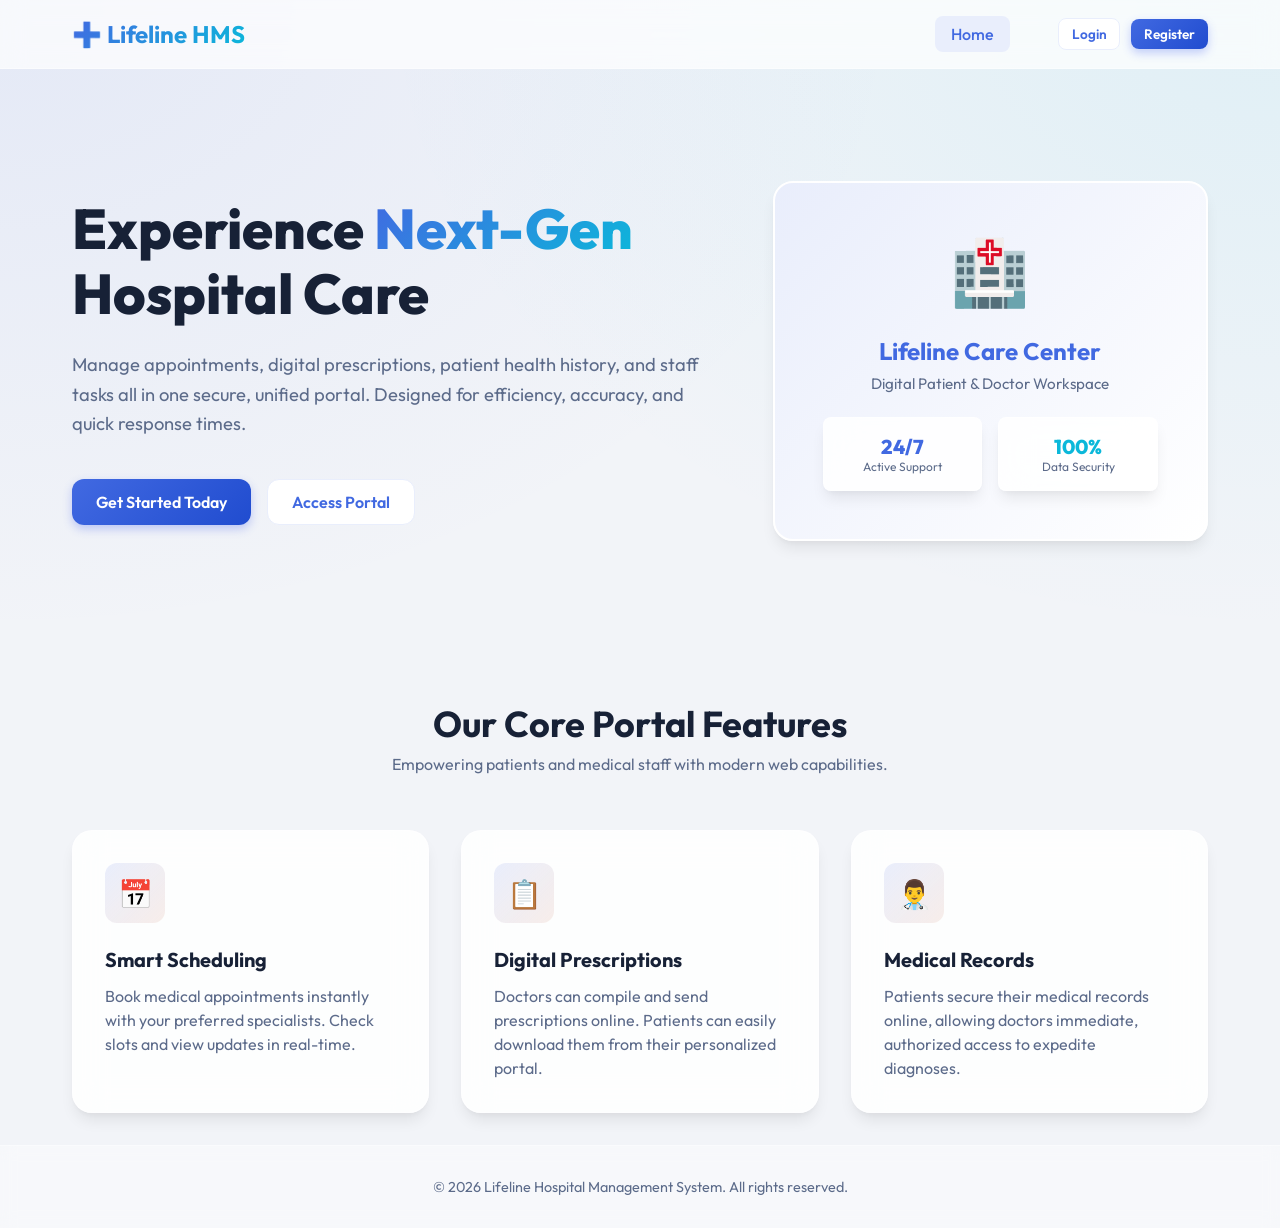
<file: src/main/resources/static/index.html>
<!DOCTYPE html>
<html lang="en">
<head>
    <meta charset="UTF-8">
    <meta name="viewport" content="width=device-width, initial-scale=1.0">
    <title>Lifeline Hospital Management System</title>
    <!-- Google Fonts -->
    <link rel="preconnect" href="https://fonts.googleapis.com">
    <link rel="preconnect" href="https://fonts.gstatic.com" crossorigin>
    <link href="https://fonts.googleapis.com/css2?family=Outfit:wght@300;400;500;600;700;800&display=swap" rel="stylesheet">
    <!-- Custom CSS -->
    <link rel="stylesheet" href="css/style.css">
    <style>
        .hero {
            padding: 5rem 0;
            display: flex;
            align-items: center;
            justify-content: space-between;
            gap: 3rem;
        }
        .hero-content {
            flex: 1.2;
        }
        .hero-image-container {
            flex: 0.8;
            position: relative;
        }
        .hero-title {
            font-size: 3.5rem;
            font-weight: 800;
            line-height: 1.15;
            margin-bottom: 1.5rem;
        }
        .hero-title span {
            background: linear-gradient(135deg, var(--primary), var(--accent));
            -webkit-background-clip: text;
            -webkit-text-fill-color: transparent;
        }
        .hero-subtitle {
            font-size: 1.15rem;
            color: var(--text-secondary);
            margin-bottom: 2.5rem;
            line-height: 1.6;
        }
        .hero-buttons {
            display: flex;
            gap: 1rem;
        }
        .feature-icon-wrapper {
            width: 60px;
            height: 60px;
            border-radius: var(--radius-md);
            background: linear-gradient(135deg, var(--primary-light), rgba(190, 90, 45, 0.1));
            display: flex;
            align-items: center;
            justify-content: center;
            font-size: 1.75rem;
            color: var(--primary);
            margin-bottom: 1.5rem;
        }
        .feature-card h3 {
            margin-bottom: 0.75rem;
            font-size: 1.25rem;
        }
        .feature-card p {
            color: var(--text-secondary);
            line-height: 1.5;
        }
    </style>
</head>
<body>

    <header>
        <div class="nav-container">
            <div class="logo">
                <span>➕ Lifeline HMS</span>
            </div>
            <nav class="nav-links">
                <a href="index.html" class="nav-link active">Home</a>
                <span id="dashboard-nav-item"></span>
                <span id="auth-buttons">
                    <a href="login.html" class="btn btn-secondary btn-sm" style="margin-right: 0.5rem;">Login</a>
                    <a href="register.html" class="btn btn-primary btn-sm">Register</a>
                </span>
            </nav>
        </div>
    </header>

    <main class="main-container">
        <section class="hero">
            <div class="hero-content">
                <h1 class="hero-title">Experience <span>Next-Gen</span> Hospital Care</h1>
                <p class="hero-subtitle">
                    Manage appointments, digital prescriptions, patient health history, and staff tasks all in one secure, unified portal. Designed for efficiency, accuracy, and quick response times.
                </p>
                <div class="hero-buttons">
                    <a href="register.html" class="btn btn-primary">Get Started Today</a>
                    <a href="login.html" class="btn btn-secondary">Access Portal</a>
                </div>
            </div>
            <div class="hero-image-container">
                <!-- Visual container decoration to replace static placeholder image -->
                <div class="card" style="padding: 3rem; text-align: center; background: linear-gradient(135deg, var(--primary-light), white); border: 2px solid white;">
                    <div style="font-size: 4rem; margin-bottom: 1.5rem;">🏥</div>
                    <h3 style="color: var(--primary); font-size: 1.5rem; margin-bottom: 0.5rem; font-weight: 700;">Lifeline Care Center</h3>
                    <p style="color: var(--text-secondary); font-size: 0.95rem; margin-bottom: 1.5rem;">Digital Patient & Doctor Workspace</p>
                    <div class="grid-2" style="gap: 1rem;">
                        <div class="card" style="padding: 1rem; border-radius: var(--radius-sm);">
                            <div style="font-weight: 800; color: var(--primary); font-size: 1.25rem;">24/7</div>
                            <div style="font-size: 0.75rem; color: var(--text-secondary);">Active Support</div>
                        </div>
                        <div class="card" style="padding: 1rem; border-radius: var(--radius-sm);">
                            <div style="font-weight: 800; color: var(--accent); font-size: 1.25rem;">100%</div>
                            <div style="font-size: 0.75rem; color: var(--text-secondary);">Data Security</div>
                        </div>
                    </div>
                </div>
            </div>
        </section>

        <section style="margin-top: 5rem;">
            <div style="text-align: center; margin-bottom: 3.5rem;">
                <h2 style="font-size: 2.25rem; font-weight: 700; margin-bottom: 0.5rem;">Our Core Portal Features</h2>
                <p style="color: var(--text-secondary);">Empowering patients and medical staff with modern web capabilities.</p>
            </div>
            <div class="grid-3">
                <div class="card feature-card">
                    <div class="feature-icon-wrapper">📅</div>
                    <h3>Smart Scheduling</h3>
                    <p>Book medical appointments instantly with your preferred specialists. Check slots and view updates in real-time.</p>
                </div>
                <div class="card feature-card">
                    <div class="feature-icon-wrapper">📋</div>
                    <h3>Digital Prescriptions</h3>
                    <p>Doctors can compile and send prescriptions online. Patients can easily download them from their personalized portal.</p>
                </div>
                <div class="card feature-card">
                    <div class="feature-icon-wrapper">👨‍⚕️</div>
                    <h3>Medical Records</h3>
                    <p>Patients secure their medical records online, allowing doctors immediate, authorized access to expedite diagnoses.</p>
                </div>
            </div>
        </section>
    </main>

    <footer>
        <p>&copy; 2026 Lifeline Hospital Management System. All rights reserved.</p>
    </footer>

    <script src="js/app.js"></script>
    <script>
        document.addEventListener('DOMContentLoaded', () => {
            const user = Auth.getUser();
            if (user) {
                // Change UI if already logged in
                const authButtons = document.getElementById('auth-buttons');
                const dashboardNavItem = document.getElementById('dashboard-nav-item');

                dashboardNavItem.innerHTML = `<a href="#" id="dashboard-link" class="nav-link">Dashboard</a>`;
                authButtons.innerHTML = `
                    <span style="font-weight: 600; margin-right: 1rem; color: var(--text-secondary);">Hello, ${user.fullName}</span>
                    <button onclick="Auth.logout()" class="btn btn-secondary btn-sm">Logout</button>
                `;

                document.getElementById('dashboard-link').addEventListener('click', (e) => {
                    e.preventDefault();
                    Auth.redirectToDashboard(user.role);
                });
            }
        });
    </script>
</body>
</html>
</file>
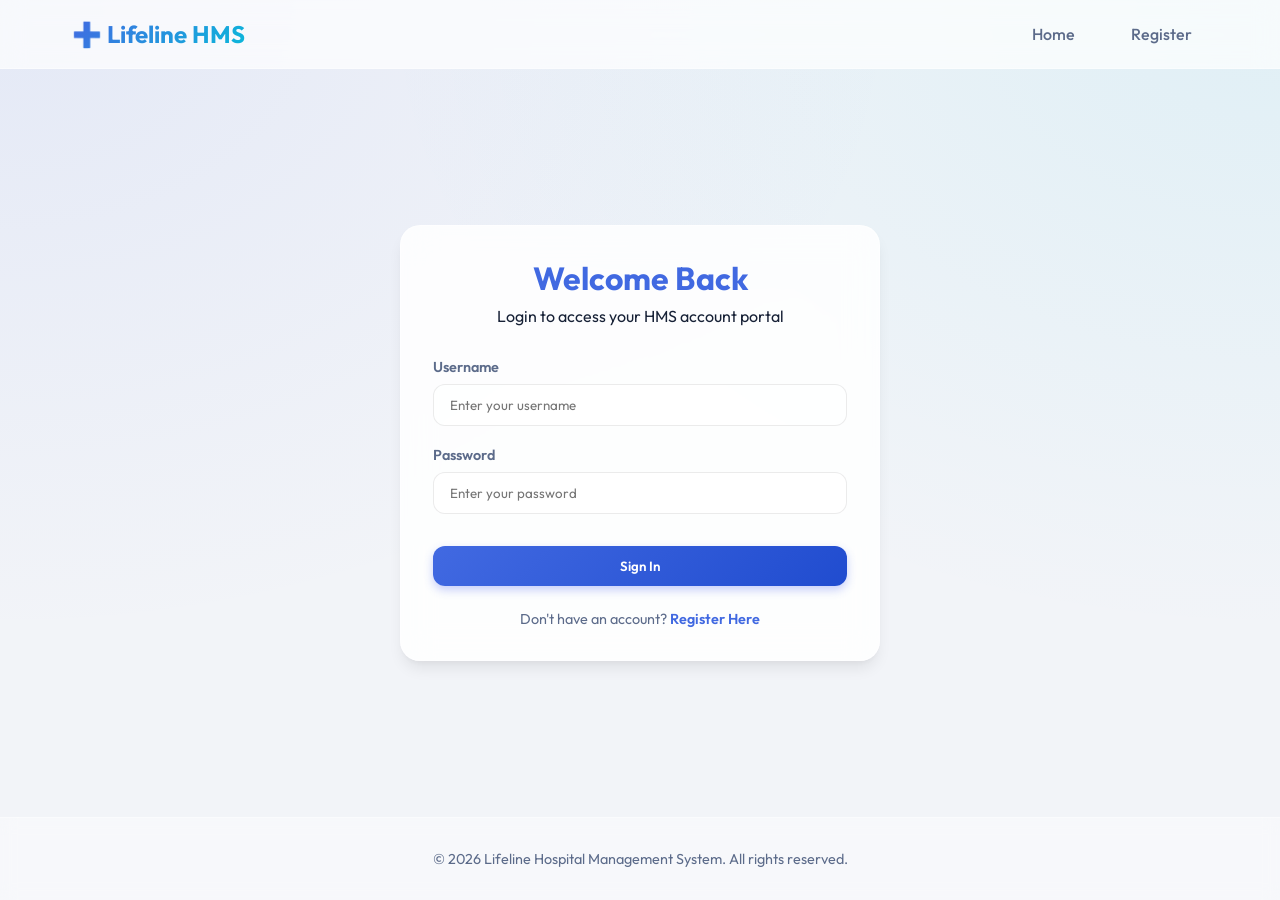
<file: src/main/resources/static/admin.html>
<!DOCTYPE html>
<html lang="en">
<head>
    <meta charset="UTF-8">
    <meta name="viewport" content="width=device-width, initial-scale=1.0">
    <title>HMS Administrator Dashboard</title>
    <!-- Google Fonts -->
    <link rel="preconnect" href="https://fonts.googleapis.com">
    <link rel="preconnect" href="https://fonts.gstatic.com" crossorigin>
    <link href="https://fonts.googleapis.com/css2?family=Outfit:wght@300;400;500;600;700;800&display=swap" rel="stylesheet">
    <!-- Custom CSS -->
    <link rel="stylesheet" href="css/style.css">
</head>
<body>

    <header>
        <div class="nav-container">
            <div class="logo">
                <a href="index.html"><span>➕ Lifeline HMS</span></a>
            </div>
            <nav class="nav-links">
                <span id="user-display" style="font-weight: 600; color: var(--text-secondary);">Admin Portal</span>
                <button onclick="Auth.logout()" class="btn btn-secondary btn-sm">Logout</button>
            </nav>
        </div>
    </header>

    <main class="main-container">
        <div class="dashboard-grid">
            
            <!-- Sidebar -->
            <div class="card" style="padding: 1.5rem;">
                <div class="sidebar-profile">
                    <div class="sidebar-avatar" id="admin-avatar">A</div>
                    <h3 id="admin-sidebar-name">Loading...</h3>
                    <p style="font-size: 0.8rem; color: var(--text-secondary);">System Administrator</p>
                </div>
                <div class="sidebar-nav">
                    <div class="sidebar-link active" onclick="switchTab('overview', this); loadOverviewStats();">📊 System Overview</div>
                    <div class="sidebar-link" onclick="switchTab('doctors', this); loadDoctors();">👨‍⚕️ Manage Doctors</div>
                    <div class="sidebar-link" onclick="switchTab('patients', this); loadPatients();">👥 Manage Patients</div>
                    <div class="sidebar-link" onclick="switchTab('appointments', this); loadAppointments();">📅 All Appointments</div>
                </div>
            </div>

            <!-- Content Area -->
            <div style="display: flex; flex-direction: column; gap: 1.5rem;">
                
                <!-- Tab Pane: System Overview -->
                <div id="tab-overview" class="tab-pane active">
                    <div class="grid-4 stats-container">
                        <div class="stat-card card">
                            <div class="stat-info">
                                <h3>Total Users</h3>
                                <p id="stat-total-users">0</p>
                            </div>
                            <div class="stat-icon">👥</div>
                        </div>
                        <div class="stat-card card">
                            <div class="stat-info">
                                <h3>Doctors</h3>
                                <p id="stat-total-doctors">0</p>
                            </div>
                            <div class="stat-icon">👨‍⚕️</div>
                        </div>
                        <div class="stat-card card">
                            <div class="stat-info">
                                <h3>Patients</h3>
                                <p id="stat-total-patients">0</p>
                            </div>
                            <div class="stat-icon">🤒</div>
                        </div>
                        <div class="stat-card card">
                            <div class="stat-info">
                                <h3>Appointments</h3>
                                <p id="stat-total-appts">0</p>
                            </div>
                            <div class="stat-icon">📅</div>
                        </div>
                    </div>

                    <div class="card">
                        <div class="section-title">🏥 System Operations Notice</div>
                        <p style="color: var(--text-secondary); line-height: 1.6; margin-bottom: 1.5rem;">
                            As an administrator, you have complete control over profiles, authentication entries, and appointment logs. Use this panel responsibly to manage hospital operations, correct profile data entry mistakes, and supervise scheduling queues.
                        </p>
                        <div class="grid-2">
                            <div style="background-color: var(--primary-light); padding: 1.5rem; border-radius: var(--radius-md);">
                                <h4 style="color: var(--primary); margin-bottom: 0.5rem;">Total Pending Approvals</h4>
                                <p style="font-size: 2rem; font-weight: 700;" id="stat-pending-appts">0</p>
                            </div>
                            <div style="background-color: var(--success-light); padding: 1.5rem; border-radius: var(--radius-md);">
                                <h4 style="color: var(--success); margin-bottom: 0.5rem;">Completed Consultations</h4>
                                <p style="font-size: 2rem; font-weight: 700;" id="stat-completed-appts">0</p>
                            </div>
                        </div>
                    </div>
                </div>

                <!-- Tab Pane: Manage Doctors -->
                <div id="tab-doctors" class="tab-pane">
                    <div class="card">
                        <div class="section-title" style="justify-content: space-between; align-items: center;">
                            <span>👨‍⚕️ Registered HMS Medical Staff</span>
                        </div>
                        <div class="table-responsive">
                            <table>
                                <thead>
                                    <tr>
                                        <th>Name</th>
                                        <th>Specialization</th>
                                        <th>Contact Email</th>
                                        <th>Phone Number</th>
                                        <th>Availability</th>
                                        <th>Actions</th>
                                    </tr>
                                </thead>
                                <tbody id="doctors-tbody">
                                    <tr>
                                        <td colspan="6" style="text-align: center; color: var(--text-secondary);">Loading doctors...</td>
                                    </tr>
                                </tbody>
                            </table>
                        </div>
                    </div>
                </div>

                <!-- Tab Pane: Manage Patients -->
                <div id="tab-patients" class="tab-pane">
                    <div class="card">
                        <div class="section-title" style="justify-content: space-between; align-items: center;">
                            <span>👥 HMS Registered Patients</span>
                        </div>
                        <div class="table-responsive">
                            <table>
                                <thead>
                                    <tr>
                                        <th>Name</th>
                                        <th>Age/Gender</th>
                                        <th>Contact Number</th>
                                        <th>Address</th>
                                        <th>Medical History</th>
                                        <th>Actions</th>
                                    </tr>
                                </thead>
                                <tbody id="patients-tbody">
                                    <tr>
                                        <td colspan="6" style="text-align: center; color: var(--text-secondary);">Loading patients...</td>
                                    </tr>
                                </tbody>
                            </table>
                        </div>
                    </div>
                </div>

                <!-- Tab Pane: All Appointments -->
                <div id="tab-appointments" class="tab-pane">
                    <div class="card">
                        <div class="section-title">📅 Global HMS Appointments</div>
                        <div class="table-responsive">
                            <table>
                                <thead>
                                    <tr>
                                        <th>Patient Name</th>
                                        <th>Doctor Name</th>
                                        <th>Consultation Date</th>
                                        <th>Reason</th>
                                        <th>Status</th>
                                        <th>Actions</th>
                                    </tr>
                                </thead>
                                <tbody id="appointments-tbody">
                                    <tr>
                                        <td colspan="6" style="text-align: center; color: var(--text-secondary);">Loading appointments...</td>
                                    </tr>
                                </tbody>
                            </table>
                        </div>
                    </div>
                </div>

            </div>
        </div>
    </main>

    <!-- Modal for editing doctors -->
    <div id="doctor-modal" class="modal-overlay">
        <div class="modal-content">
            <span class="modal-close" onclick="closeDoctorModal()">&times;</span>
            <h3 style="color: var(--primary); margin-bottom: 1.5rem;">✏️ Edit Doctor Profile</h3>
            <form id="doctor-edit-form">
                <input type="hidden" id="edit-doc-id">
                <div class="form-group">
                    <label for="edit-doc-fullName">Full Name</label>
                    <input type="text" id="edit-doc-fullName" class="form-control" required>
                </div>
                <div class="form-group">
                    <label for="edit-doc-email">Email Address</label>
                    <input type="email" id="edit-doc-email" class="form-control" required>
                </div>
                <div class="form-group">
                    <label for="edit-doc-spec">Specialization</label>
                    <input type="text" id="edit-doc-spec" class="form-control" required>
                </div>
                <div class="form-group">
                    <label for="edit-doc-phone">Phone Number</label>
                    <input type="tel" id="edit-doc-phone" class="form-control" required>
                </div>
                <div class="form-group" style="margin-bottom: 1.5rem;">
                    <label for="edit-doc-avail">Availability Slot</label>
                    <input type="text" id="edit-doc-avail" class="form-control" required>
                </div>
                <div style="display: flex; gap: 1rem; justify-content: flex-end;">
                    <button type="button" onclick="closeDoctorModal()" class="btn btn-secondary">Cancel</button>
                    <button type="submit" class="btn btn-primary">Save Changes</button>
                </div>
            </form>
        </div>
    </div>

    <!-- Modal for editing patients -->
    <div id="patient-modal" class="modal-overlay">
        <div class="modal-content">
            <span class="modal-close" onclick="closePatientModal()">&times;</span>
            <h3 style="color: var(--primary); margin-bottom: 1.5rem;">✏️ Edit Patient Profile</h3>
            <form id="patient-edit-form">
                <input type="hidden" id="edit-pat-id">
                <div class="form-group">
                    <label for="edit-pat-fullName">Full Name</label>
                    <input type="text" id="edit-pat-fullName" class="form-control" required>
                </div>
                <div class="grid-2">
                    <div class="form-group">
                        <label for="edit-pat-age">Age</label>
                        <input type="number" id="edit-pat-age" class="form-control" required>
                    </div>
                    <div class="form-group">
                        <label for="edit-pat-gender">Gender</label>
                        <select id="edit-pat-gender" class="form-control" required>
                            <option value="Male">Male</option>
                            <option value="Female">Female</option>
                            <option value="Other">Other</option>
                        </select>
                    </div>
                </div>
                <div class="form-group">
                    <label for="edit-pat-phone">Phone Number</label>
                    <input type="tel" id="edit-pat-phone" class="form-control" required>
                </div>
                <div class="form-group">
                    <label for="edit-pat-address">Address</label>
                    <input type="text" id="edit-pat-address" class="form-control" required>
                </div>
                <div class="form-group" style="margin-bottom: 1.5rem;">
                    <label for="edit-pat-history">Medical History</label>
                    <textarea id="edit-pat-history" class="form-control"></textarea>
                </div>
                <div style="display: flex; gap: 1rem; justify-content: flex-end;">
                    <button type="button" onclick="closePatientModal()" class="btn btn-secondary">Cancel</button>
                    <button type="submit" class="btn btn-primary">Save Changes</button>
                </div>
            </form>
        </div>
    </div>

    <footer>
        <p>&copy; 2026 Lifeline Hospital Management System. All rights reserved.</p>
    </footer>

    <script src="js/app.js"></script>
    <script>
        let currentUser = null;

        document.addEventListener('DOMContentLoaded', () => {
            currentUser = Auth.checkAuth(['ADMIN']);
            if (!currentUser) return;

            document.getElementById('admin-sidebar-name').innerText = currentUser.fullName;
            document.getElementById('admin-avatar').innerText = currentUser.fullName.charAt(0).toUpperCase();
            document.getElementById('user-display').innerText = `Admin Portal: ${currentUser.fullName}`;

            loadOverviewStats();

            // Submit Doc Edit
            document.getElementById('doctor-edit-form').addEventListener('submit', async (e) => {
                e.preventDefault();
                const id = document.getElementById('edit-doc-id').value;
                const payload = {
                    specialization: document.getElementById('edit-doc-spec').value,
                    contactNumber: document.getElementById('edit-doc-phone').value,
                    email: document.getElementById('edit-doc-email').value,
                    availability: document.getElementById('edit-doc-avail').value,
                    user: {
                        fullName: document.getElementById('edit-doc-fullName').value
                    }
                };

                try {
                    await apiRequest(`/doctors/${id}`, {
                        method: 'PUT',
                        body: JSON.stringify(payload)
                    });
                    showToast('Doctor details updated successfully.', 'success');
                    closeDoctorModal();
                    loadDoctors();
                } catch (err) {
                    showToast(err.message || 'Failed to update doctor details.', 'error');
                }
            });

            // Submit Pat Edit
            document.getElementById('patient-edit-form').addEventListener('submit', async (e) => {
                e.preventDefault();
                const id = document.getElementById('edit-pat-id').value;
                const payload = {
                    age: parseInt(document.getElementById('edit-pat-age').value),
                    gender: document.getElementById('edit-pat-gender').value,
                    contactNumber: document.getElementById('edit-pat-phone').value,
                    address: document.getElementById('edit-pat-address').value,
                    medicalHistory: document.getElementById('edit-pat-history').value,
                    user: {
                        fullName: document.getElementById('edit-pat-fullName').value
                    }
                };

                try {
                    await apiRequest(`/patients/${id}`, {
                        method: 'PUT',
                        body: JSON.stringify(payload)
                    });
                    showToast('Patient details updated successfully.', 'success');
                    closePatientModal();
                    loadPatients();
                } catch (err) {
                    showToast(err.message || 'Failed to update patient details.', 'error');
                }
            });
        });

        // Tab switcher
        function switchTab(tabId, el) {
            document.querySelectorAll('.sidebar-link').forEach(link => link.classList.remove('active'));
            document.querySelectorAll('.tab-pane').forEach(pane => pane.classList.remove('active'));
            
            el.classList.add('active');
            document.getElementById(`tab-${tabId}`).classList.add('active');
        }

        // Load metrics for admin dashboard
        async function loadOverviewStats() {
            try {
                const users = await apiRequest('/users');
                const doctors = await apiRequest('/doctors');
                const patients = await apiRequest('/patients');
                const appointments = await apiRequest('/appointments');

                document.getElementById('stat-total-users').innerText = users.length;
                document.getElementById('stat-total-doctors').innerText = doctors.length;
                document.getElementById('stat-total-patients').innerText = patients.length;
                document.getElementById('stat-total-appts').innerText = appointments.length;

                // Pending count (via Client-side check on loaded appointments)
                const pending = appointments.filter(a => a.status === 'PENDING').length;
                const completed = appointments.filter(a => a.status === 'COMPLETED').length;

                document.getElementById('stat-pending-appts').innerText = pending;
                document.getElementById('stat-completed-appts').innerText = completed;

            } catch (err) {
                console.error('Failed to load operations metrics.', err);
            }
        }

        // Manage Doctors: Get & List
        async function loadDoctors() {
            const tbody = document.getElementById('doctors-tbody');
            tbody.innerHTML = '<tr><td colspan="6" style="text-align: center; color: var(--text-secondary);">Loading doctors list...</td></tr>';

            try {
                const doctors = await apiRequest('/doctors');
                tbody.innerHTML = '';

                if (doctors.length === 0) {
                    tbody.innerHTML = '<tr><td colspan="6" style="text-align: center; color: var(--text-secondary);">No medical staff registered.</td></tr>';
                    return;
                }

                doctors.forEach(doc => {
                    const tr = document.createElement('tr');
                    tr.innerHTML = `
                        <td style="font-weight: 600;">Dr. ${doc.user.fullName}</td>
                        <td>${doc.specialization}</td>
                        <td>${doc.email || doc.user.email}</td>
                        <td>${doc.contactNumber || 'N/A'}</td>
                        <td>${doc.availability}</td>
                        <td>
                            <button onclick="openDoctorModal(${doc.id}, '${doc.user.fullName.replace(/'/g, "\\'")}', '${(doc.email || doc.user.email).replace(/'/g, "\\'")}', '${doc.specialization.replace(/'/g, "\\'")}', '${doc.contactNumber || ''}', '${doc.availability.replace(/'/g, "\\'")}')" class="btn btn-primary btn-sm" style="margin-right: 0.25rem;">✏️ Edit</button>
                            <button onclick="deleteDoctor(${doc.id})" class="btn btn-danger btn-sm">🗑️ Delete</button>
                        </td>
                    `;
                    tbody.appendChild(tr);
                });
            } catch (err) {
                tbody.innerHTML = '<tr><td colspan="6" style="text-align: center; color: var(--danger);">Failed to load doctor lists.</td></tr>';
            }
        }

        // Manage Patients: Get & List
        async function loadPatients() {
            const tbody = document.getElementById('patients-tbody');
            tbody.innerHTML = '<tr><td colspan="6" style="text-align: center; color: var(--text-secondary);">Loading patient list...</td></tr>';

            try {
                const patients = await apiRequest('/patients');
                tbody.innerHTML = '';

                if (patients.length === 0) {
                    tbody.innerHTML = '<tr><td colspan="6" style="text-align: center; color: var(--text-secondary);">No patients registered.</td></tr>';
                    return;
                }

                patients.forEach(pat => {
                    const tr = document.createElement('tr');
                    tr.innerHTML = `
                        <td style="font-weight: 600;">${pat.user.fullName}</td>
                        <td>${pat.age || '0'} yrs / ${pat.gender}</td>
                        <td>${pat.contactNumber || 'N/A'}</td>
                        <td>${pat.address || 'N/A'}</td>
                        <td style="max-width: 200px; overflow: hidden; text-overflow: ellipsis; white-space: nowrap;">${pat.medicalHistory || 'None'}</td>
                        <td>
                            <button onclick="openPatientModal(${pat.id}, '${pat.user.fullName.replace(/'/g, "\\'")}', ${pat.age || 0}, '${pat.gender}', '${pat.contactNumber || ''}', '${pat.address.replace(/'/g, "\\'")}', \`${(pat.medicalHistory || '').replace(/`/g, '\\`').replace(/'/g, "\\'")}\`)" class="btn btn-primary btn-sm" style="margin-right: 0.25rem;">✏️ Edit</button>
                            <button onclick="deletePatient(${pat.id})" class="btn btn-danger btn-sm">🗑️ Delete</button>
                        </td>
                    `;
                    tbody.appendChild(tr);
                });
            } catch (err) {
                tbody.innerHTML = '<tr><td colspan="6" style="text-align: center; color: var(--danger);">Failed to load patient lists.</td></tr>';
            }
        }

        // Manage Appointments: Get & List
        async function loadAppointments() {
            const tbody = document.getElementById('appointments-tbody');
            tbody.innerHTML = '<tr><td colspan="6" style="text-align: center; color: var(--text-secondary);">Loading appointment log...</td></tr>';

            try {
                const appointments = await apiRequest('/appointments');
                tbody.innerHTML = '';

                if (appointments.length === 0) {
                    tbody.innerHTML = '<tr><td colspan="6" style="text-align: center; color: var(--text-secondary);">No appointments logged in HMS.</td></tr>';
                    return;
                }

                // Sort newer appointments first
                appointments.sort((a, b) => new Date(b.appointmentDate) - new Date(a.appointmentDate));

                appointments.forEach(appt => {
                    const tr = document.createElement('tr');
                    
                    let badgeClass = 'badge-pending';
                    if (appt.status === 'APPROVED') badgeClass = 'badge-approved';
                    if (appt.status === 'COMPLETED') badgeClass = 'badge-completed';
                    if (appt.status === 'CANCELLED') badgeClass = 'badge-cancelled';

                    tr.innerHTML = `
                        <td style="font-weight: 600;">${appt.patient.user.fullName}</td>
                        <td>Dr. ${appt.doctor.user.fullName}</td>
                        <td>${appt.appointmentDate}</td>
                        <td style="max-width: 200px; overflow: hidden; text-overflow: ellipsis; white-space: nowrap;">${appt.reason}</td>
                        <td><span class="badge ${badgeClass}">${appt.status}</span></td>
                        <td>
                            <button onclick="deleteAppointment(${appt.id})" class="btn btn-danger btn-sm">🗑️ Delete</button>
                        </td>
                    `;
                    tbody.appendChild(tr);
                });
            } catch (err) {
                tbody.innerHTML = '<tr><td colspan="6" style="text-align: center; color: var(--danger);">Failed to load appointments.</td></tr>';
            }
        }

        // Delete handlers
        async function deleteDoctor(id) {
            if (!confirm('Warning: Deleting the doctor profile will remove their workspace and authentication account. Proceed?')) return;
            try {
                await apiRequest(`/doctors/${id}`, { method: 'DELETE' });
                showToast('Doctor deleted successfully.', 'success');
                loadDoctors();
            } catch (err) {
                showToast(err.message || 'Failed to delete doctor profile.', 'error');
            }
        }

        async function deletePatient(id) {
            if (!confirm('Warning: Deleting the patient profile will remove their user credentials and booked appointments. Proceed?')) return;
            try {
                await apiRequest(`/patients/${id}`, { method: 'DELETE' });
                showToast('Patient deleted successfully.', 'success');
                loadPatients();
            } catch (err) {
                showToast(err.message || 'Failed to delete patient profile.', 'error');
            }
        }

        async function deleteAppointment(id) {
            if (!confirm('Are you sure you want to delete/remove this appointment record permanently?')) return;
            try {
                await apiRequest(`/appointments/${id}`, { method: 'DELETE' });
                showToast('Appointment record deleted successfully.', 'success');
                loadAppointments();
            } catch (err) {
                showToast(err.message || 'Failed to delete appointment record.', 'error');
            }
        }

        // Modal triggers
        function openDoctorModal(id, name, email, spec, phone, avail) {
            document.getElementById('edit-doc-id').value = id;
            document.getElementById('edit-doc-fullName').value = name;
            document.getElementById('edit-doc-email').value = email;
            document.getElementById('edit-doc-spec').value = spec;
            document.getElementById('edit-doc-phone').value = phone;
            document.getElementById('edit-doc-avail').value = avail;
            document.getElementById('doctor-modal').classList.add('show');
        }

        function closeDoctorModal() {
            document.getElementById('doctor-modal').classList.remove('show');
        }

        function openPatientModal(id, name, age, gender, phone, address, history) {
            document.getElementById('edit-pat-id').value = id;
            document.getElementById('edit-pat-fullName').value = name;
            document.getElementById('edit-pat-age').value = age;
            document.getElementById('edit-pat-gender').value = gender;
            document.getElementById('edit-pat-phone').value = phone;
            document.getElementById('edit-pat-address').value = address;
            document.getElementById('edit-pat-history').value = history;
            document.getElementById('patient-modal').classList.add('show');
        }

        function closePatientModal() {
            document.getElementById('patient-modal').classList.remove('show');
        }
    </script>
</body>
</html>
</file>
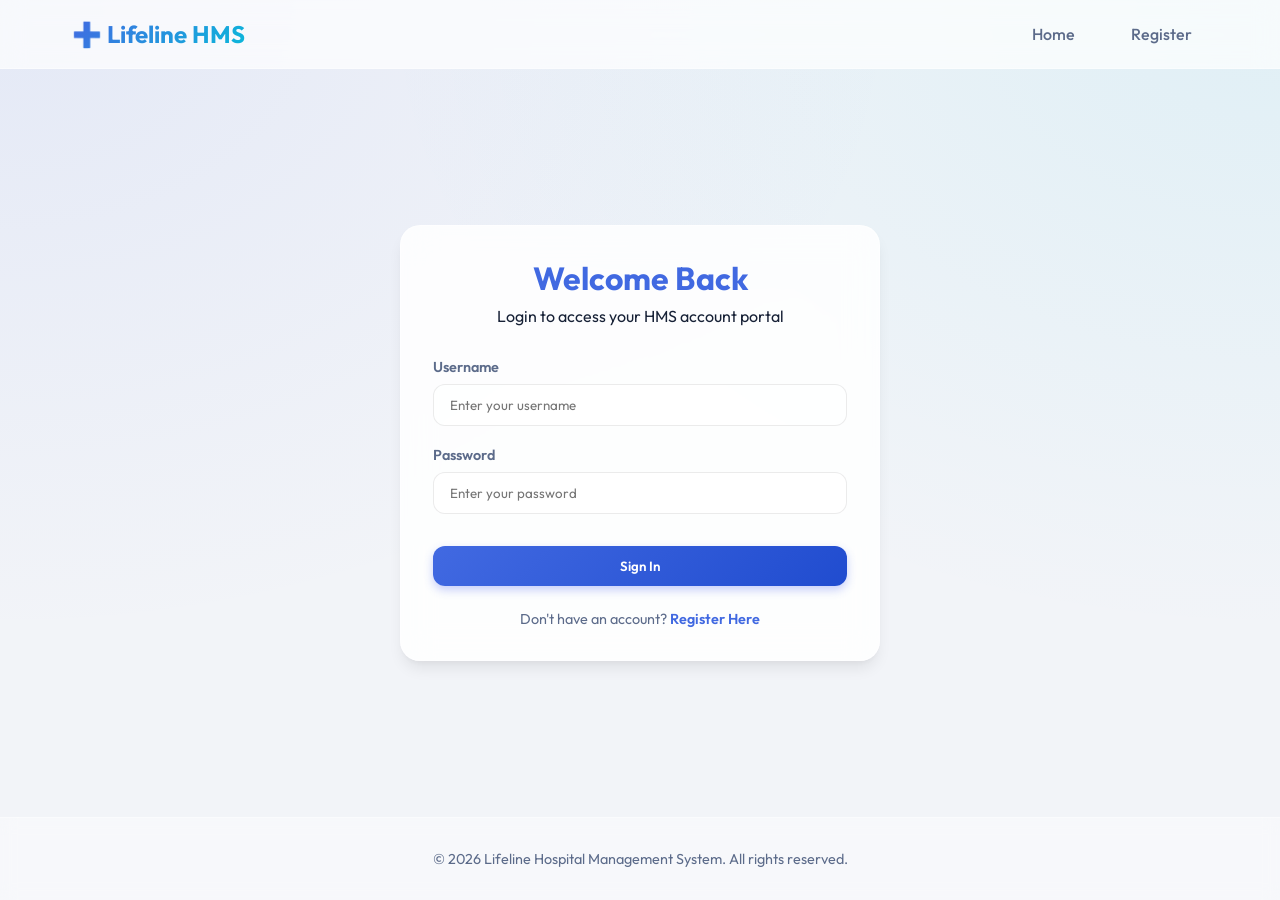
<file: src/main/resources/static/doctor.html>
<!DOCTYPE html>
<html lang="en">
<head>
    <meta charset="UTF-8">
    <meta name="viewport" content="width=device-width, initial-scale=1.0">
    <title>HMS Doctor Dashboard</title>
    <!-- Google Fonts -->
    <link rel="preconnect" href="https://fonts.googleapis.com">
    <link rel="preconnect" href="https://fonts.gstatic.com" crossorigin>
    <link href="https://fonts.googleapis.com/css2?family=Outfit:wght@300;400;500;600;700;800&display=swap" rel="stylesheet">
    <!-- Custom CSS -->
    <link rel="stylesheet" href="css/style.css">
    <style>
        /* Availability 4-dropdown grid */
        .avail-grid {
            display: grid;
            grid-template-columns: 1fr 1fr 1fr 1fr;
            gap: 0.6rem;
            margin-bottom: 0.6rem;
        }
        .avail-label {
            font-size: 0.72rem;
            font-weight: 600;
            color: var(--text-secondary);
            text-transform: uppercase;
            letter-spacing: 0.04em;
            margin-bottom: 0.3rem;
        }
        .avail-preview {
            background: #f0fdf4;
            border: 1px solid #bbf7d0;
            color: #15803d;
            border-radius: var(--radius-sm);
            padding: 0.45rem 0.85rem;
            font-size: 0.82rem;
            font-weight: 600;
            margin-top: 0.4rem;
        }
    </style>
</head>
<body>

    <header>
        <div class="nav-container">
            <div class="logo">
                <a href="index.html"><span>➕ Lifeline HMS</span></a>
            </div>
            <nav class="nav-links">
                <span id="user-display" style="font-weight: 600; color: var(--text-secondary);">Doctor Portal</span>
                <button onclick="Auth.logout()" class="btn btn-secondary btn-sm">Logout</button>
            </nav>
        </div>
    </header>

    <main class="main-container">
        <div class="dashboard-grid">
            
            <!-- Sidebar -->
            <div class="card" style="padding: 1.5rem;">
                <div class="sidebar-profile">
                    <div class="sidebar-avatar" id="doctor-avatar">D</div>
                    <h3 id="doctor-sidebar-name">Loading...</h3>
                    <p style="font-size: 0.8rem; color: var(--text-secondary);">Medical Staff Portal</p>
                </div>
                <div class="sidebar-nav">
                    <div class="sidebar-link active" onclick="switchTab('consultations', this); loadAppointments();">📋 Consultations</div>
                    <div class="sidebar-link" onclick="switchTab('patients', this); loadPatients();">👥 Patient Profiles</div>
                    <div class="sidebar-link" onclick="switchTab('profile', this)">⚙️ Edit Profile</div>
                </div>
            </div>

            <!-- Content Area -->
            <div style="display: flex; flex-direction: column; gap: 1.5rem;">
                
                <!-- Tab Pane: Consultations -->
                <div id="tab-consultations" class="tab-pane active">
                    <div class="card">
                        <div class="section-title">📋 Scheduled consultations</div>
                        <div class="table-responsive">
                            <table>
                                <thead>
                                    <tr>
                                        <th>Patient Name</th>
                                        <th>Age/Gender</th>
                                        <th>Appointment Date</th>
                                        <th>Status</th>
                                        <th>Symptom/Reason</th>
                                        <th>Actions</th>
                                    </tr>
                                </thead>
                                <tbody id="appointments-tbody">
                                    <tr>
                                        <td colspan="6" style="text-align: center; color: var(--text-secondary);">Loading consultation entries...</td>
                                    </tr>
                                </tbody>
                            </table>
                        </div>
                    </div>
                </div>

                <!-- Tab Pane: Patient List -->
                <div id="tab-patients" class="tab-pane">
                    <div class="card">
                        <div class="section-title" style="justify-content: space-between; align-items: center;">
                            <span>👥 HMS Registered Patients</span>
                            <input type="text" id="patient-search" class="form-control" placeholder="Search patients by name..." style="max-width: 250px;" oninput="searchPatients(this.value)">
                        </div>
                        <div class="table-responsive">
                            <table>
                                <thead>
                                    <tr>
                                        <th>Name</th>
                                        <th>Age/Gender</th>
                                        <th>Contact Number</th>
                                        <th>Residential Address</th>
                                        <th>Medical Health History</th>
                                    </tr>
                                </thead>
                                <tbody id="patients-tbody">
                                    <tr>
                                        <td colspan="5" style="text-align: center; color: var(--text-secondary);">Loading patient records...</td>
                                    </tr>
                                </tbody>
                            </table>
                        </div>
                    </div>
                </div>

                <!-- Tab Pane: Edit Profile -->
                <div id="tab-profile" class="tab-pane">
                    <div class="card">
                        <div class="section-title">⚙️ Staff Doctor Profile Settings</div>
                        <form id="profile-form">
                            <div class="grid-2">
                                <div class="form-group">
                                    <label for="prof-fullName">Full Name</label>
                                    <input type="text" id="prof-fullName" class="form-control" required>
                                </div>
                                <div class="form-group">
                                    <label for="prof-email">Contact Email</label>
                                    <input type="email" id="prof-email" class="form-control" required>
                                </div>
                            </div>
                            <div class="grid-2">
                                <div class="form-group">
                                    <label for="prof-spec">Medical Specialization</label>
                                    <input type="text" id="prof-spec" class="form-control" placeholder="e.g. Cardiology, Pediatrics..." required>
                                </div>
                                <div class="form-group">
                                    <label for="prof-phone">Contact Number</label>
                                    <input type="tel" id="prof-phone" class="form-control" placeholder="10-digit phone" required>
                                </div>
                            </div>
                             <div class="form-group" style="margin-bottom: 2rem;">
                                 <label>Weekly Availability Slots</label>
                                 <div class="avail-grid">
                                     <div>
                                         <div class="avail-label">From Day</div>
                                         <select id="avail-day-from" class="form-control">
                                             <option value="Monday">Monday</option>
                                             <option value="Tuesday">Tuesday</option>
                                             <option value="Wednesday">Wednesday</option>
                                             <option value="Thursday">Thursday</option>
                                             <option value="Friday">Friday</option>
                                             <option value="Saturday">Saturday</option>
                                             <option value="Sunday">Sunday</option>
                                         </select>
                                     </div>
                                     <div>
                                         <div class="avail-label">To Day</div>
                                         <select id="avail-day-to" class="form-control">
                                             <option value="Monday">Monday</option>
                                             <option value="Tuesday">Tuesday</option>
                                             <option value="Wednesday">Wednesday</option>
                                             <option value="Thursday">Thursday</option>
                                             <option value="Friday">Friday</option>
                                             <option value="Saturday">Saturday</option>
                                             <option value="Sunday">Sunday</option>
                                         </select>
                                     </div>
                                     <div>
                                         <div class="avail-label">From Time</div>
                                         <select id="avail-time-from" class="form-control"></select>
                                     </div>
                                     <div>
                                         <div class="avail-label">To Time</div>
                                         <select id="avail-time-to" class="form-control"></select>
                                     </div>
                                 </div>
                                 <div class="avail-preview" id="avail-preview-doc">📅 Monday - Friday, 9:00 AM - 5:00 PM</div>
                             </div>
                            <button type="submit" class="btn btn-primary">Update Profile Settings</button>
                        </form>
                    </div>
                </div>

            </div>
        </div>
    </main>

    <!-- Modal for Completing Consultation & Writing Prescription -->
    <div id="complete-modal" class="modal-overlay">
        <div class="modal-content" style="max-width: 550px;">
            <span class="modal-close" onclick="closeCompleteModal()">&times;</span>
            <h3 style="color: var(--primary); margin-bottom: 1.5rem; display: flex; align-items: center; gap: 0.5rem;">✍️ Complete Consultation Diagnostics</h3>
            <div style="background-color: var(--primary-light); padding: 1rem; border-radius: var(--radius-md); margin-bottom: 1.5rem; font-size: 0.9rem;">
                <p><strong>Patient:</strong> <span id="comp-patient-name"></span></p>
                <p><strong>Reason:</strong> <span id="comp-reason"></span></p>
            </div>
            <form id="complete-form">
                <input type="hidden" id="comp-appt-id">
                <div class="form-group" style="margin-bottom: 1.5rem;">
                    <label for="comp-prescription">Prescribed Medication & Doctor's Advice</label>
                    <textarea id="comp-prescription" class="form-control" style="min-height: 180px;" placeholder="1. Paracetamol 500mg - thrice daily after meals&#10;2. Drink plenty of water and rest for 3 days." required></textarea>
                </div>
                <div style="display: flex; gap: 1rem; justify-content: flex-end;">
                    <button type="button" onclick="closeCompleteModal()" class="btn btn-secondary">Cancel</button>
                    <button type="submit" class="btn btn-success">Save & Complete Visit</button>
                </div>
            </form>
        </div>
    </div>

    <footer>
        <p>&copy; 2026 Lifeline Hospital Management System. All rights reserved.</p>
    </footer>

    <script src="js/app.js"></script>
    <script>
        let currentUser = null;
        let doctorProfile = null;

        document.addEventListener('DOMContentLoaded', () => {
            // Check authentication
            currentUser = Auth.checkAuth(['DOCTOR']);
            if (!currentUser) return;

            // Set up UI with User Info
            document.getElementById('user-display').innerText = `Doctor Portal: Dr. ${currentUser.fullName}`;
            document.getElementById('doctor-sidebar-name').innerText = `Dr. ${currentUser.fullName}`;
            document.getElementById('doctor-avatar').innerText = currentUser.fullName.charAt(0).toUpperCase();

            // Populate time options
            const timeFromSelect = document.getElementById('avail-time-from');
            const timeToSelect = document.getElementById('avail-time-to');
            const hours = [
                "6:00 AM", "7:00 AM", "8:00 AM", "9:00 AM", "10:00 AM", "11:00 AM", 
                "12:00 PM", "1:00 PM", "2:00 PM", "3:00 PM", "4:00 PM", "5:00 PM", 
                "6:00 PM", "7:00 PM", "8:00 PM", "9:00 PM", "10:00 PM"
            ];
            
            hours.forEach(hour => {
                const optFrom = new Option(hour, hour);
                const optTo = new Option(hour, hour);
                timeFromSelect.add(optFrom);
                timeToSelect.add(optTo);
            });

            // Set default values for time dropdowns
            timeFromSelect.value = "9:00 AM";
            timeToSelect.value = "5:00 PM";

            // Live preview function
            function updateAvailabilityPreview() {
                const dayFrom = document.getElementById('avail-day-from').value;
                const dayTo = document.getElementById('avail-day-to').value;
                const timeFrom = timeFromSelect.value;
                const timeTo = timeToSelect.value;
                
                const previewText = `📅 ${dayFrom} - ${dayTo}, ${timeFrom} - ${timeTo}`;
                document.getElementById('avail-preview-doc').textContent = previewText;
                return `${dayFrom} - ${dayTo}, ${timeFrom} - ${timeTo}`;
            }

            // Bind update event to all availability selects
            ['avail-day-from', 'avail-day-to', 'avail-time-from', 'avail-time-to'].forEach(id => {
                document.getElementById(id).addEventListener('change', updateAvailabilityPreview);
            });

            // Initial preview update
            updateAvailabilityPreview();

            loadProfile();
            loadAppointments();

            // Handle Profile Submission
            const profileForm = document.getElementById('profile-form');
            profileForm.addEventListener('submit', async (e) => {
                e.preventDefault();
                
                const updatedPayload = {
                    specialization: document.getElementById('prof-spec').value.trim(),
                    contactNumber: document.getElementById('prof-phone').value.trim(),
                    email: document.getElementById('prof-email').value.trim(),
                    availability: updateAvailabilityPreview(),
                    user: {
                        fullName: document.getElementById('prof-fullName').value.trim()
                    }
                };

                try {
                    const result = await apiRequest(`/doctors/${doctorProfile.id}`, {
                        method: 'PUT',
                        body: JSON.stringify(updatedPayload)
                    });
                    
                    showToast('Profile updated successfully!', 'success');
                    
                    // Update current user details in storage
                    currentUser.fullName = result.user.fullName;
                    Auth.saveUser(currentUser);
                    
                    document.getElementById('doctor-sidebar-name').innerText = `Dr. ${currentUser.fullName}`;
                    document.getElementById('doctor-avatar').innerText = currentUser.fullName.charAt(0).toUpperCase();
                    document.getElementById('user-display').innerText = `Doctor Portal: Dr. ${currentUser.fullName}`;
                    
                    doctorProfile = result;
                } catch (err) {
                    showToast(err.message || 'Failed to update profile.', 'error');
                }
            });

            // Handle Complete Consultation Form
            const completeForm = document.getElementById('complete-form');
            completeForm.addEventListener('submit', async (e) => {
                e.preventDefault();

                const apptId = document.getElementById('comp-appt-id').value;
                const prescriptionText = document.getElementById('comp-prescription').value.trim();

                try {
                    await apiRequest(`/appointments/${apptId}`, {
                        method: 'PUT',
                        body: JSON.stringify({
                            status: 'COMPLETED',
                            prescription: prescriptionText
                        })
                    });

                    showToast('Consultation completed and prescription logged!', 'success');
                    closeCompleteModal();
                    loadAppointments();
                } catch (err) {
                    showToast(err.message || 'Failed to complete appointment.', 'error');
                }
            });
        });

        // Tab Switcher
        function switchTab(tabId, el) {
            document.querySelectorAll('.sidebar-link').forEach(link => link.classList.remove('active'));
            document.querySelectorAll('.tab-pane').forEach(pane => pane.classList.remove('active'));
            
            el.classList.add('active');
            document.getElementById(`tab-${tabId}`).classList.add('active');
        }

        // Helper to parse availability string "Monday - Friday, 9:00 AM - 5:00 PM"
        function parseAvailability(availStr) {
            const defaults = { dayFrom: "Monday", dayTo: "Friday", timeFrom: "9:00 AM", timeTo: "5:00 PM" };
            if (!availStr) return defaults;
            
            const parts = availStr.split(',');
            if (parts.length < 2) return defaults;
            
            const dayParts = parts[0].split('-');
            const timeParts = parts[1].split('-');
            
            const dayFrom = dayParts[0] ? dayParts[0].replace('📅', '').trim() : defaults.dayFrom;
            const dayTo = dayParts[1] ? dayParts[1].trim() : defaults.dayTo;
            const timeFrom = timeParts[0] ? timeParts[0].trim() : defaults.timeFrom;
            const timeTo = timeParts[1] ? timeParts[1].trim() : defaults.timeTo;
            
            return { dayFrom, dayTo, timeFrom, timeTo };
        }

        // Load Doctor Profile Details
        async function loadProfile() {
            try {
                const profile = await apiRequest(`/doctors/user/${currentUser.id}`);
                doctorProfile = profile;
                
                document.getElementById('prof-fullName').value = profile.user.fullName;
                document.getElementById('prof-email').value = profile.email || profile.user.email;
                document.getElementById('prof-spec').value = profile.specialization || '';
                document.getElementById('prof-phone').value = profile.contactNumber || '';
                
                // Parse availability string and set selects
                const avail = parseAvailability(profile.availability);
                document.getElementById('avail-day-from').value = avail.dayFrom;
                document.getElementById('avail-day-to').value = avail.dayTo;
                document.getElementById('avail-time-from').value = avail.timeFrom;
                document.getElementById('avail-time-to').value = avail.timeTo;
                
                // Trigger preview refresh
                document.getElementById('avail-preview-doc').textContent = `📅 ${avail.dayFrom} - ${avail.dayTo}, ${avail.timeFrom} - ${avail.timeTo}`;
            } catch (err) {
                showToast('Failed to load profile settings.', 'error');
            }
        }

        // Load appointments for this doctor
        async function loadAppointments() {
            const tbody = document.getElementById('appointments-tbody');
            tbody.innerHTML = '<tr><td colspan="6" style="text-align: center; color: var(--text-secondary);">Loading consultations...</td></tr>';

            try {
                const appointments = await apiRequest(`/appointments/doctor/user/${currentUser.id}`);
                tbody.innerHTML = '';

                if (appointments.length === 0) {
                    tbody.innerHTML = '<tr><td colspan="6" style="text-align: center; color: var(--text-secondary);">No consultation appointments scheduled.</td></tr>';
                    return;
                }

                // Sort appointments by date (newest/upcoming first)
                appointments.sort((a, b) => new Date(b.appointmentDate) - new Date(a.appointmentDate));

                appointments.forEach(appt => {
                    const tr = document.createElement('tr');
                    
                    let badgeClass = 'badge-pending';
                    if (appt.status === 'APPROVED') badgeClass = 'badge-approved';
                    if (appt.status === 'COMPLETED') badgeClass = 'badge-completed';
                    if (appt.status === 'CANCELLED') badgeClass = 'badge-cancelled';

                    // Determine Actions
                    let actionHtml = '';
                    if (appt.status === 'PENDING') {
                        actionHtml = `
                            <button onclick="changeStatus(${appt.id}, 'APPROVED')" class="btn btn-success btn-sm" style="margin-right: 0.25rem;">✔️ Approve</button>
                            <button onclick="changeStatus(${appt.id}, 'CANCELLED')" class="btn btn-danger btn-sm">❌ Reject</button>
                        `;
                    } else if (appt.status === 'APPROVED') {
                        actionHtml = `
                            <button onclick="openCompleteModal(${appt.id}, '${appt.patient.user.fullName}', \`${appt.reason.replace(/`/g, '\\`').replace(/'/g, "\\'")}\`)" class="btn btn-primary btn-sm" style="margin-right: 0.25rem;">✍️ Diagnose</button>
                            <button onclick="changeStatus(${appt.id}, 'CANCELLED')" class="btn btn-danger btn-sm">❌ Cancel</button>
                        `;
                    } else if (appt.status === 'COMPLETED') {
                        actionHtml = '<span style="color: var(--success); font-weight: 600;">Diagnosed</span>';
                    } else {
                        actionHtml = '<span style="color: var(--text-secondary); font-style: italic;">Cancelled</span>';
                    }

                    tr.innerHTML = `
                        <td style="font-weight: 600;">${appt.patient.user.fullName}</td>
                        <td>${appt.patient.age || 'N/A'} yrs / ${appt.patient.gender || 'N/A'}</td>
                        <td>${appt.appointmentDate}</td>
                        <td><span class="badge ${badgeClass}">${appt.status}</span></td>
                        <td style="max-width: 250px; overflow: hidden; text-overflow: ellipsis; white-space: nowrap;" title="${appt.reason}">${appt.reason}</td>
                        <td>${actionHtml}</td>
                    `;
                    tbody.appendChild(tr);
                });
            } catch (err) {
                showToast('Failed to load consultation entries.', 'error');
                tbody.innerHTML = '<tr><td colspan="6" style="text-align: center; color: var(--danger);">Error loading entries.</td></tr>';
            }
        }

        // Quick status updater (Approve or Reject/Cancel)
        async function changeStatus(id, newStatus) {
            if (!confirm(`Are you sure you want to update this appointment to ${newStatus}?`)) return;

            try {
                await apiRequest(`/appointments/${id}`, {
                    method: 'PUT',
                    body: JSON.stringify({ status: newStatus })
                });

                showToast(`Appointment status updated to ${newStatus}.`, 'success');
                loadAppointments();
            } catch (err) {
                showToast(err.message || 'Failed to update appointment.', 'error');
            }
        }

        // Open Dialog Modal to complete diagnostics
        function openCompleteModal(apptId, patientName, reason) {
            document.getElementById('comp-appt-id').value = apptId;
            document.getElementById('comp-patient-name').innerText = patientName;
            document.getElementById('comp-reason').innerText = reason;
            document.getElementById('comp-prescription').value = '';
            document.getElementById('complete-modal').classList.add('show');
        }

        function closeCompleteModal() {
            document.getElementById('complete-modal').classList.remove('show');
        }

        // Load Patient Profiles list
        async function loadPatients() {
            const tbody = document.getElementById('patients-tbody');
            tbody.innerHTML = '<tr><td colspan="5" style="text-align: center; color: var(--text-secondary);">Loading patient records...</td></tr>';

            try {
                const patients = await apiRequest('/patients');
                renderPatientsTable(patients);
            } catch (err) {
                showToast('Failed to retrieve patient logs.', 'error');
                tbody.innerHTML = '<tr><td colspan="5" style="text-align: center; color: var(--danger);">Error loading patient profiles.</td></tr>';
            }
        }

        // Helper to output table rows
        function renderPatientsTable(patients) {
            const tbody = document.getElementById('patients-tbody');
            tbody.innerHTML = '';

            if (patients.length === 0) {
                tbody.innerHTML = '<tr><td colspan="5" style="text-align: center; color: var(--text-secondary);">No patients registered in the system.</td></tr>';
                return;
            }

            patients.forEach(pat => {
                const tr = document.createElement('tr');
                tr.innerHTML = `
                    <td style="font-weight: 600;">${pat.user.fullName}</td>
                    <td>${pat.age || 'N/A'} yrs / ${pat.gender || 'N/A'}</td>
                    <td>${pat.contactNumber || '<span style="color: var(--text-secondary);">Not Specified</span>'}</td>
                    <td>${pat.address || '<span style="color: var(--text-secondary);">Not Specified</span>'}</td>
                    <td style="max-width: 300px; white-space: normal; line-height: 1.4;">${pat.medicalHistory || 'None'}</td>
                `;
                tbody.appendChild(tr);
            });
        }

        // Client search filter using streams (simulated via Javascript arrays)
        async function searchPatients(query) {
            if (query.trim() === '') {
                loadPatients();
                return;
            }

            try {
                // Calls backend stream filter endpoint
                const results = await apiRequest(`/patients/search?query=${encodeURIComponent(query)}`);
                renderPatientsTable(results);
            } catch (err) {
                console.error(err);
            }
        }
    </script>
</body>
</html>
</file>
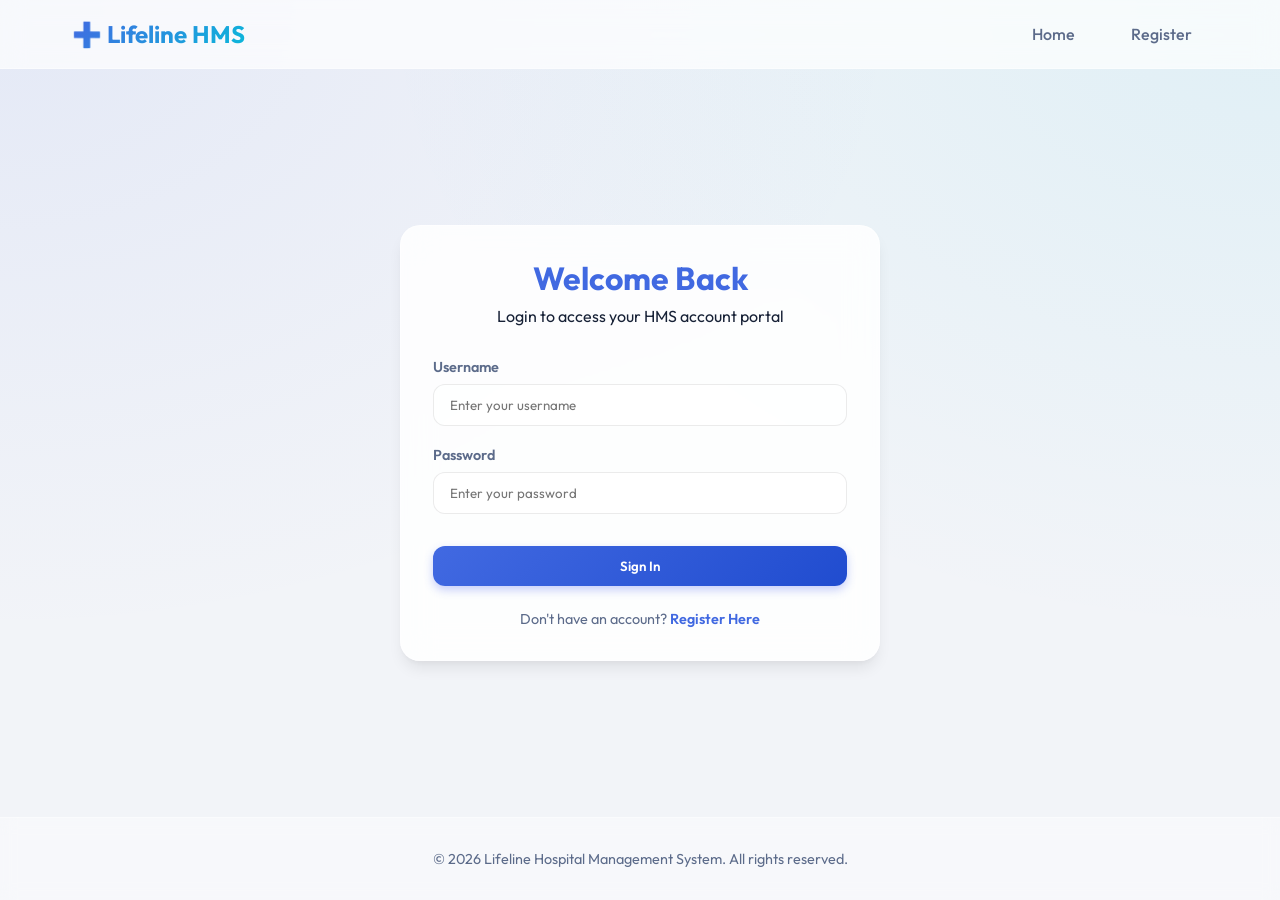
<file: src/main/resources/static/login.html>
<!DOCTYPE html>
<html lang="en">
<head>
    <meta charset="UTF-8">
    <meta name="viewport" content="width=device-width, initial-scale=1.0">
    <title>HMS Portal Login</title>
    <!-- Google Fonts -->
    <link rel="preconnect" href="https://fonts.googleapis.com">
    <link rel="preconnect" href="https://fonts.gstatic.com" crossorigin>
    <link href="https://fonts.googleapis.com/css2?family=Outfit:wght@300;400;500;600;700;800&display=swap" rel="stylesheet">
    <!-- Custom CSS -->
    <link rel="stylesheet" href="css/style.css">
</head>
<body>

    <header>
        <div class="nav-container">
            <div class="logo">
                <a href="index.html"><span>➕ Lifeline HMS</span></a>
            </div>
            <nav class="nav-links">
                <a href="index.html" class="nav-link">Home</a>
                <a href="register.html" class="nav-link">Register</a>
            </nav>
        </div>
    </header>

    <div class="auth-wrapper">
        <div class="card auth-card">
            <div class="auth-header">
                <h2>Welcome Back</h2>
                <p>Login to access your HMS account portal</p>
            </div>
            <form id="login-form">
                <div class="form-group">
                    <label for="username">Username</label>
                    <input type="text" id="username" class="form-control" placeholder="Enter your username" required>
                </div>
                <div class="form-group" style="margin-bottom: 2rem;">
                    <label for="password">Password</label>
                    <input type="password" id="password" class="form-control" placeholder="Enter your password" required>
                </div>
                <button type="submit" class="btn btn-primary" style="width: 100%;">Sign In</button>
            </form>
            <div class="auth-footer">
                Don't have an account? <a href="register.html">Register Here</a>
            </div>
        </div>
    </div>

    <footer>
        <p>&copy; 2026 Lifeline Hospital Management System. All rights reserved.</p>
    </footer>

    <script src="js/app.js"></script>
    <script>
        document.addEventListener('DOMContentLoaded', () => {
            // If already logged in, redirect
            const user = Auth.getUser();
            if (user) {
                Auth.redirectToDashboard(user.role);
            }

            const loginForm = document.getElementById('login-form');
            loginForm.addEventListener('submit', async (e) => {
                e.preventDefault();
                
                const username = document.getElementById('username').value.trim();
                const password = document.getElementById('password').value.trim();

                try {
                    const data = await apiRequest('/users/login', {
                        method: 'POST',
                        body: JSON.stringify({ username, password })
                    });
                    
                    showToast('Login successful! Welcome back.', 'success');
                    Auth.saveUser(data);
                    Auth.saveCredentials(username, password); // store for HTTP Basic auth

                    // Redirect based on role
                    setTimeout(() => {
                        Auth.redirectToDashboard(data.role);
                    }, 1200);

                } catch (err) {
                    showToast(err.message || 'Login failed. Please verify credentials.', 'error');
                }
            });
        });
    </script>
</body>
</html>
</file>
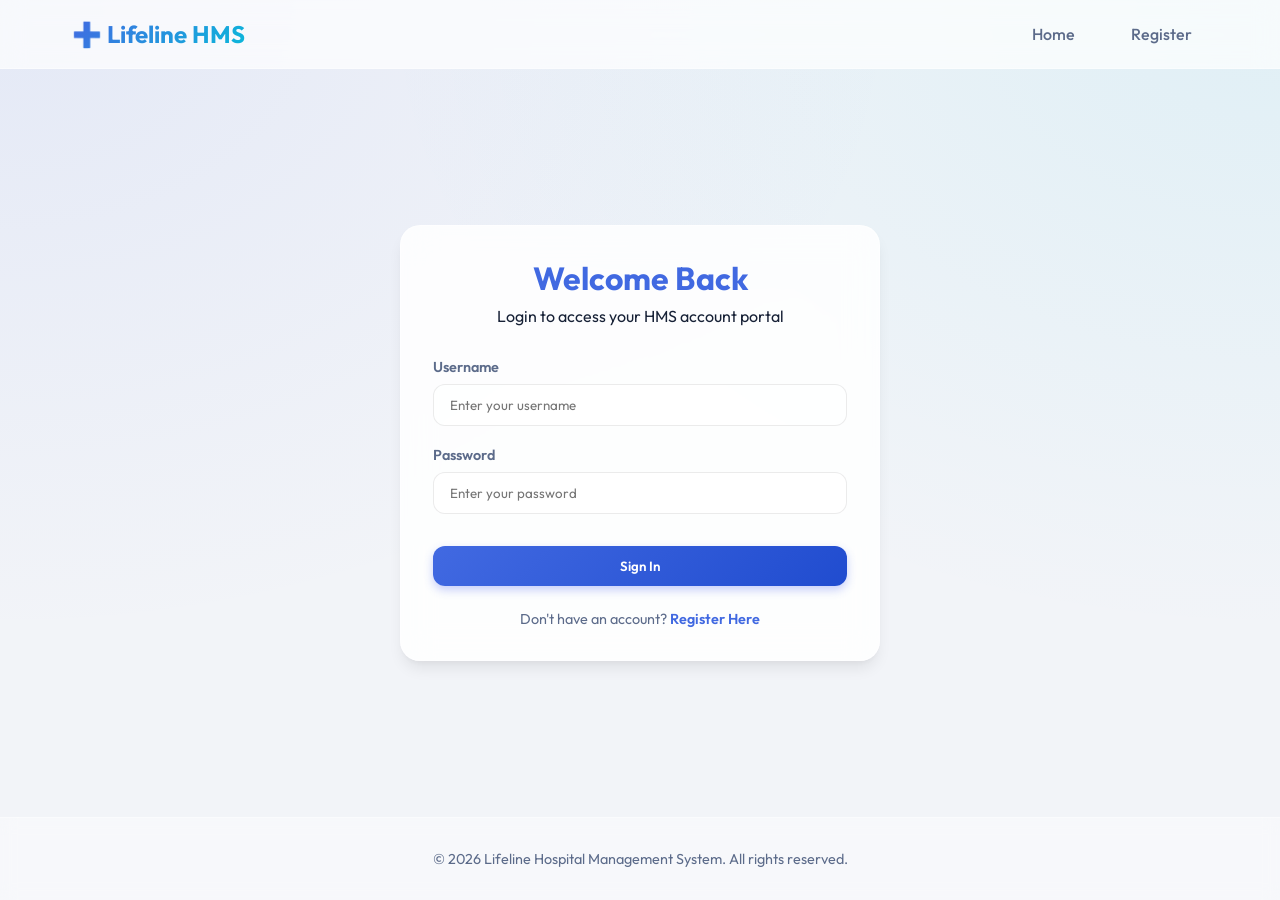
<file: src/main/resources/static/patient.html>
<!DOCTYPE html>
<html lang="en">
<head>
    <meta charset="UTF-8">
    <meta name="viewport" content="width=device-width, initial-scale=1.0">
    <title>HMS Patient Dashboard</title>
    <!-- Google Fonts -->
    <link rel="preconnect" href="https://fonts.googleapis.com">
    <link rel="preconnect" href="https://fonts.gstatic.com" crossorigin>
    <link href="https://fonts.googleapis.com/css2?family=Outfit:wght@300;400;500;600;700;800&display=swap" rel="stylesheet">
    <!-- Custom CSS -->
    <link rel="stylesheet" href="css/style.css">
</head>
<body>

    <header>
        <div class="nav-container">
            <div class="logo">
                <a href="index.html"><span>➕ Lifeline HMS</span></a>
            </div>
            <nav class="nav-links">
                <span id="user-display" style="font-weight: 600; color: var(--text-secondary);">Patient Portal</span>
                <button onclick="Auth.logout()" class="btn btn-secondary btn-sm">Logout</button>
            </nav>
        </div>
    </header>

    <main class="main-container">
        <div class="dashboard-grid">
            
            <!-- Sidebar -->
            <div class="card" style="padding: 1.5rem;">
                <div class="sidebar-profile">
                    <div class="sidebar-avatar" id="patient-avatar">P</div>
                    <h3 id="patient-sidebar-name">Loading...</h3>
                    <p style="font-size: 0.8rem; color: var(--text-secondary);">Patient Account</p>
                </div>
                <div class="sidebar-nav">
                    <div class="sidebar-link active" onclick="switchTab('profile', this)">👤 My Profile</div>
                    <div class="sidebar-link" onclick="switchTab('history', this); loadAppointments();">📅 My Appointments</div>
                    <div class="sidebar-link" onclick="switchTab('book', this); loadDoctors();">➕ Book Appointment</div>
                </div>
            </div>

            <!-- Content Area -->
            <div style="display: flex; flex-direction: column; gap: 1.5rem;">
                
                <!-- Tab Pane: Profile -->
                <div id="tab-profile" class="tab-pane active">
                    <div class="card">
                        <div class="section-title">👤 Patient Profile Details</div>
                        <form id="profile-form">
                            <div class="grid-2">
                                <div class="form-group">
                                    <label for="prof-fullName">Full Name</label>
                                    <input type="text" id="prof-fullName" class="form-control" required>
                                </div>
                                <div class="form-group">
                                    <label for="prof-email">Email Address</label>
                                    <input type="email" id="prof-email" class="form-control" readonly style="background-color: #f1f2f6; cursor: not-allowed;">
                                </div>
                            </div>
                            <div class="grid-3">
                                <div class="form-group">
                                    <label for="prof-age">Age (Years)</label>
                                    <input type="number" id="prof-age" class="form-control" min="0" max="150" required>
                                </div>
                                <div class="form-group">
                                    <label for="prof-gender">Gender</label>
                                    <select id="prof-gender" class="form-control" required>
                                        <option value="Not Specified">Not Specified</option>
                                        <option value="Male">Male</option>
                                        <option value="Female">Female</option>
                                        <option value="Other">Other</option>
                                    </select>
                                </div>
                                <div class="form-group">
                                    <label for="prof-phone">Contact Number</label>
                                    <input type="tel" id="prof-phone" class="form-control" placeholder="10-digit number" required>
                                </div>
                            </div>
                            <div class="form-group">
                                <label for="prof-address">Residential Address</label>
                                <input type="text" id="prof-address" class="form-control" placeholder="123 Health Street" required>
                            </div>
                            <div class="form-group" style="margin-bottom: 2rem;">
                                <label for="prof-history">Medical History (Allergies, chronic issues, etc.)</label>
                                <textarea id="prof-history" class="form-control" placeholder="Write any previous illness, surgery or medication..."></textarea>
                            </div>
                            <button type="submit" class="btn btn-primary">Update Profile Settings</button>
                        </form>
                    </div>
                </div>

                <!-- Tab Pane: Appointments History -->
                <div id="tab-history" class="tab-pane">
                    <div class="card">
                        <div class="section-title">📅 Appointment History & Status</div>
                        <div class="table-responsive">
                            <table>
                                <thead>
                                    <tr>
                                        <th>Doctor Name</th>
                                        <th>Specialization</th>
                                        <th>Date</th>
                                        <th>Status</th>
                                        <th>Reason / Notes</th>
                                        <th>Prescription</th>
                                        <th>Action</th>
                                    </tr>
                                </thead>
                                <tbody id="appointments-tbody">
                                    <tr>
                                        <td colspan="7" style="text-align: center; color: var(--text-secondary);">Loading appointments...</td>
                                    </tr>
                                </tbody>
                            </table>
                        </div>
                    </div>
                </div>

                <!-- Tab Pane: Book Appointment -->
                <div id="tab-book" class="tab-pane">
                    <div class="card">
                        <div class="section-title">➕ Request Consultation Appointment</div>
                        <form id="book-form">
                            <div class="form-group">
                                <label for="book-doctor">Select Care Doctor</label>
                                <select id="book-doctor" class="form-control" required style="cursor: pointer;">
                                    <option value="" disabled selected>Select Available Doctor</option>
                                </select>
                            </div>
                            <div class="form-group">
                                <label for="book-date">Consultation Date</label>
                                <input type="date" id="book-date" class="form-control" required>
                            </div>
                            <div class="form-group" style="margin-bottom: 2rem;">
                                <label for="book-reason">Describe Consultation Reason / Symptoms</label>
                                <textarea id="book-reason" class="form-control" placeholder="Fever, regular checkup, orthopedic follow-up..." required></textarea>
                            </div>
                            <button type="submit" class="btn btn-primary">Schedule Consultation</button>
                        </form>
                    </div>
                </div>

            </div>
        </div>
    </main>

    <!-- Modal for viewing prescriptions -->
    <div id="prescription-modal" class="modal-overlay">
        <div class="modal-content">
            <span class="modal-close" onclick="closePrescriptionModal()">&times;</span>
            <h3 style="color: var(--primary); margin-bottom: 1.5rem; display: flex; align-items: center; gap: 0.5rem;">💊 Consultation Prescription</h3>
            <div style="background-color: var(--primary-light); padding: 1rem; border-radius: var(--radius-md); margin-bottom: 1.5rem;">
                <p><strong>Doctor:</strong> <span id="pres-doc-name"></span></p>
                <p><strong>Date:</strong> <span id="pres-date"></span></p>
            </div>
            <div style="margin-bottom: 1.5rem;">
                <h4 style="margin-bottom: 0.5rem; color: var(--text-primary);">Prescribed Medication & Advice:</h4>
                <div id="pres-content" style="white-space: pre-line; color: var(--text-secondary); line-height: 1.5; font-style: italic;">
                    No prescription details available.
                </div>
            </div>
            <button onclick="closePrescriptionModal()" class="btn btn-secondary" style="width: 100%;">Close</button>
        </div>
    </div>

    <footer>
        <p>&copy; 2026 Lifeline Hospital Management System. All rights reserved.</p>
    </footer>

    <script src="js/app.js"></script>
    <script>
        let currentUser = null;
        let patientProfile = null;

        document.addEventListener('DOMContentLoaded', () => {
            // Check authentication
            currentUser = Auth.checkAuth(['PATIENT']);
            if (!currentUser) return;

            // Set up UI with User Info
            document.getElementById('user-display').innerText = `Patient Portal: ${currentUser.fullName}`;
            document.getElementById('patient-sidebar-name').innerText = currentUser.fullName;
            document.getElementById('patient-avatar').innerText = currentUser.fullName.charAt(0).toUpperCase();

            // Set minimum date for appointments to today
            const today = new Date().toISOString().split('T')[0];
            document.getElementById('book-date').setAttribute('min', today);

            loadProfile();

            // Handle Profile Submission
            const profileForm = document.getElementById('profile-form');
            profileForm.addEventListener('submit', async (e) => {
                e.preventDefault();
                
                const updatedPayload = {
                    age: parseInt(document.getElementById('prof-age').value),
                    gender: document.getElementById('prof-gender').value,
                    contactNumber: document.getElementById('prof-phone').value,
                    address: document.getElementById('prof-address').value,
                    medicalHistory: document.getElementById('prof-history').value,
                    user: {
                        fullName: document.getElementById('prof-fullName').value
                    }
                };

                try {
                    const result = await apiRequest(`/patients/${patientProfile.id}`, {
                        method: 'PUT',
                        body: JSON.stringify(updatedPayload)
                    });
                    
                    showToast('Profile updated successfully!', 'success');
                    
                    // Update current user details in storage
                    currentUser.fullName = result.user.fullName;
                    Auth.saveUser(currentUser);
                    
                    document.getElementById('patient-sidebar-name').innerText = currentUser.fullName;
                    document.getElementById('patient-avatar').innerText = currentUser.fullName.charAt(0).toUpperCase();
                    document.getElementById('user-display').innerText = `Patient Portal: ${currentUser.fullName}`;
                    
                    patientProfile = result;
                } catch (err) {
                    showToast(err.message || 'Failed to update profile.', 'error');
                }
            });

            // Handle Booking Submission
            const bookForm = document.getElementById('book-form');
            bookForm.addEventListener('submit', async (e) => {
                e.preventDefault();

                const doctorId = document.getElementById('book-doctor').value;
                const appointmentDate = document.getElementById('book-date').value;
                const reason = document.getElementById('book-reason').value.trim();

                const payload = {
                    patient: { id: patientProfile.id },
                    doctor: { id: parseInt(doctorId) },
                    appointmentDate: appointmentDate,
                    reason: reason
                };

                try {
                    await apiRequest('/appointments', {
                        method: 'POST',
                        body: JSON.stringify(payload)
                    });

                    showToast('Appointment booked successfully! Status is pending approval.', 'success');
                    bookForm.reset();
                    
                    // Switch to history tab
                    const historyTabBtn = document.querySelector('.sidebar-nav div:nth-child(2)');
                    switchTab('history', historyTabBtn);
                    loadAppointments();
                } catch (err) {
                    showToast(err.message || 'Failed to book appointment.', 'error');
                }
            });
        });

        // Tab Switcher
        function switchTab(tabId, el) {
            // Remove active classes
            document.querySelectorAll('.sidebar-link').forEach(link => link.classList.remove('active'));
            document.querySelectorAll('.tab-pane').forEach(pane => pane.classList.remove('active'));
            
            // Add active class to clicked element and corresponding pane
            el.classList.add('active');
            document.getElementById(`tab-${tabId}`).classList.add('active');
        }

        // Load Patient Profile
        async function loadProfile() {
            try {
                const profile = await apiRequest(`/patients/user/${currentUser.id}`);
                patientProfile = profile;
                
                document.getElementById('prof-fullName').value = profile.user.fullName;
                document.getElementById('prof-email').value = profile.user.email;
                document.getElementById('prof-age').value = profile.age || '';
                document.getElementById('prof-gender').value = profile.gender || 'Not Specified';
                document.getElementById('prof-phone').value = profile.contactNumber || '';
                document.getElementById('prof-address').value = profile.address || '';
                document.getElementById('prof-history').value = profile.medicalHistory || '';
            } catch (err) {
                showToast('Failed to load profile. Please complete fields.', 'warning');
            }
        }

        // Load available doctors for select dropdown
        async function loadDoctors() {
            const selectEl = document.getElementById('book-doctor');
            selectEl.innerHTML = '<option value="" disabled selected>Loading available doctors...</option>';

            try {
                const doctors = await apiRequest('/doctors');
                selectEl.innerHTML = '<option value="" disabled selected>Select Available Doctor</option>';
                
                if (doctors.length === 0) {
                    selectEl.innerHTML = '<option value="" disabled>No doctors available at this time</option>';
                    return;
                }

                doctors.forEach(doc => {
                    const option = document.createElement('option');
                    option.value = doc.id;
                    option.innerText = `Dr. ${doc.user.fullName} (${doc.specialization}) - [${doc.availability}]`;
                    selectEl.appendChild(option);
                });
            } catch (err) {
                showToast('Failed to load available doctors.', 'error');
            }
        }

        // Load appointment history
        async function loadAppointments() {
            const tbody = document.getElementById('appointments-tbody');
            tbody.innerHTML = '<tr><td colspan="7" style="text-align: center; color: var(--text-secondary);">Loading appointments...</td></tr>';

            try {
                const appointments = await apiRequest(`/appointments/patient/user/${currentUser.id}`);
                tbody.innerHTML = '';

                if (appointments.length === 0) {
                    tbody.innerHTML = '<tr><td colspan="7" style="text-align: center; color: var(--text-secondary);">No appointments booked yet.</td></tr>';
                    return;
                }

                // Sorting: newer appointments first
                appointments.sort((a, b) => new Date(b.appointmentDate) - new Date(a.appointmentDate));

                appointments.forEach(appt => {
                    const tr = document.createElement('tr');
                    
                    // Status Badge Class
                    let badgeClass = 'badge-pending';
                    if (appt.status === 'APPROVED') badgeClass = 'badge-approved';
                    if (appt.status === 'COMPLETED') badgeClass = 'badge-completed';
                    if (appt.status === 'CANCELLED') badgeClass = 'badge-cancelled';

                    // Prescription button configuration
                    let prescriptionBtn = '<span style="color: var(--text-secondary); font-style: italic;">None yet</span>';
                    if (appt.status === 'COMPLETED' && appt.prescription) {
                        prescriptionBtn = `<button onclick="viewPrescription('Dr. ${appt.doctor.user.fullName}', '${appt.appointmentDate}', \`${appt.prescription.replace(/`/g, '\\`').replace(/'/g, "\\'")}\`)" class="btn btn-secondary btn-sm">👁️ View</button>`;
                    }

                    // Cancel button configuration
                    let cancelBtn = '';
                    if (appt.status === 'PENDING' || appt.status === 'APPROVED') {
                        cancelBtn = `<button onclick="cancelAppointment(${appt.id})" class="btn btn-danger btn-sm">❌ Cancel</button>`;
                    } else {
                        cancelBtn = '<span style="color: var(--text-secondary);">-</span>';
                    }

                    tr.innerHTML = `
                        <td style="font-weight: 600;">Dr. ${appt.doctor.user.fullName}</td>
                        <td>${appt.doctor.specialization}</td>
                        <td>${appt.appointmentDate}</td>
                        <td><span class="badge ${badgeClass}">${appt.status}</span></td>
                        <td style="max-width: 200px; overflow: hidden; text-overflow: ellipsis; white-space: nowrap;">${appt.reason}</td>
                        <td>${prescriptionBtn}</td>
                        <td>${cancelBtn}</td>
                    `;
                    tbody.appendChild(tr);
                });
            } catch (err) {
                showToast('Failed to load appointments.', 'error');
                tbody.innerHTML = '<tr><td colspan="7" style="text-align: center; color: var(--danger);">Error loading appointment history.</td></tr>';
            }
        }

        // Cancel Appointment (changes status to CANCELLED)
        async function cancelAppointment(id) {
            if (!confirm('Are you sure you want to cancel this appointment?')) return;

            try {
                await apiRequest(`/appointments/${id}`, {
                    method: 'PUT',
                    body: JSON.stringify({ status: 'CANCELLED' })
                });

                showToast('Appointment cancelled successfully.', 'success');
                loadAppointments();
            } catch (err) {
                showToast(err.message || 'Failed to cancel appointment.', 'error');
            }
        }

        // View Prescription Dialog
        function viewPrescription(doctorName, date, prescriptionText) {
            document.getElementById('pres-doc-name').innerText = doctorName;
            document.getElementById('pres-date').innerText = date;
            document.getElementById('pres-content').innerText = prescriptionText || 'No advice detailed.';
            document.getElementById('prescription-modal').classList.add('show');
        }

        function closePrescriptionModal() {
            document.getElementById('prescription-modal').classList.remove('show');
        }
    </script>
</body>
</html>
</file>
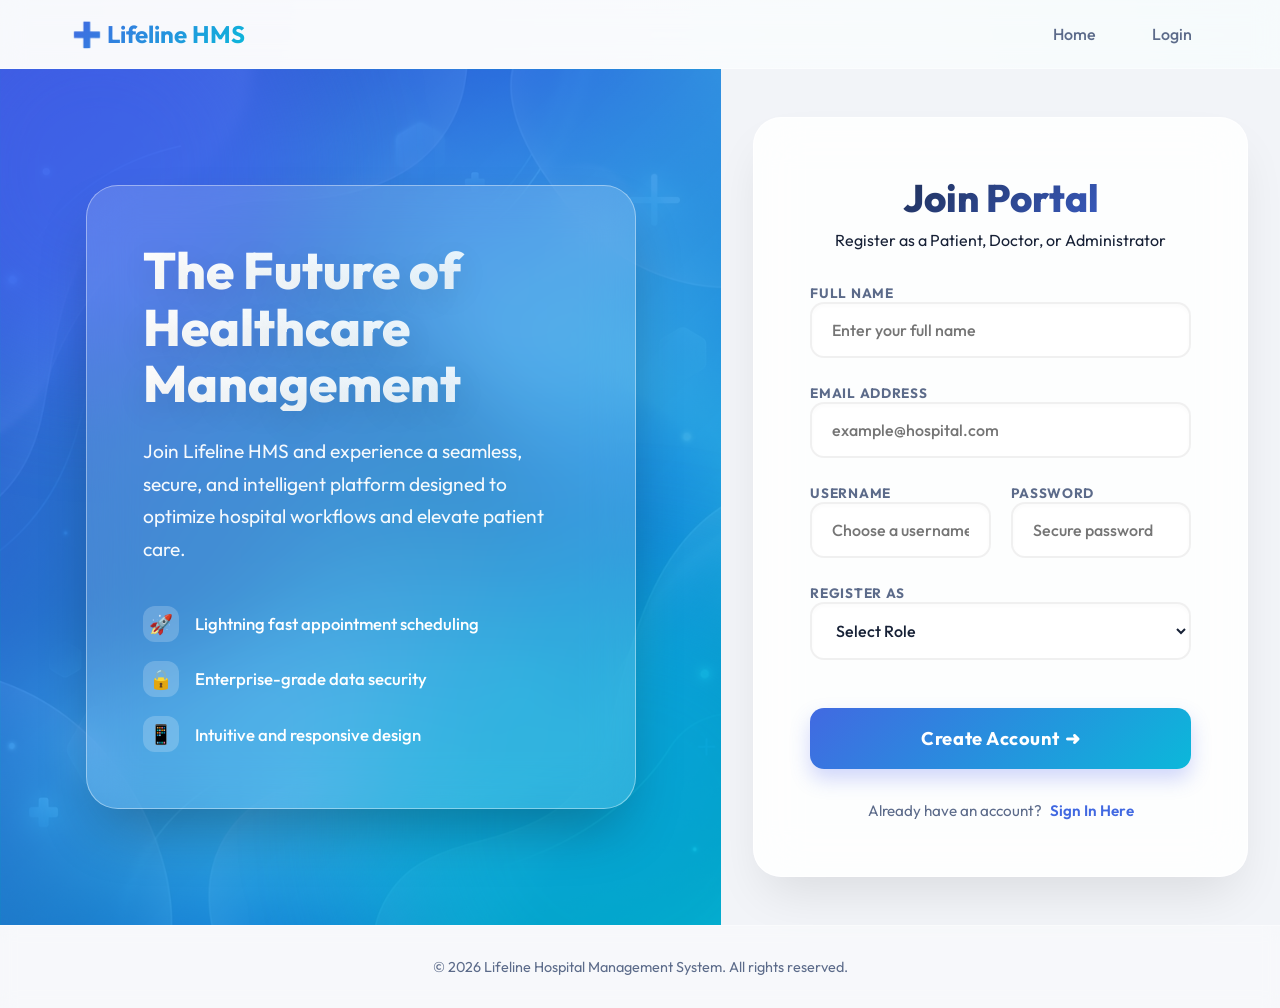
<file: src/main/resources/static/register.html>
<!DOCTYPE html>
<html lang="en">
<head>
    <meta charset="UTF-8">
    <meta name="viewport" content="width=device-width, initial-scale=1.0">
    <title>Register HMS Portal Account</title>
    <meta name="description" content="Create a new account on the Lifeline Hospital Management System as a Patient, Doctor, or Administrator.">
    <!-- Google Fonts -->
    <link rel="preconnect" href="https://fonts.googleapis.com">
    <link rel="preconnect" href="https://fonts.gstatic.com" crossorigin>
    <link href="https://fonts.googleapis.com/css2?family=Outfit:wght@300;400;500;600;700;800&display=swap" rel="stylesheet">
    <!-- Custom CSS -->
    <link rel="stylesheet" href="css/style.css">
    <style>
        .role-fields {
            display: none;
            animation: fadeIn 0.4s cubic-bezier(0.16, 1, 0.3, 1);
        }
        .role-fields.visible {
            display: block;
        }
        @keyframes fadeIn {
            from { opacity: 0; transform: translateY(-10px); }
            to   { opacity: 1; transform: translateY(0); }
        }
        .role-badge {
            display: inline-block;
            padding: 0.3rem 0.85rem;
            border-radius: 999px;
            font-size: 0.75rem;
            font-weight: 700;
            margin-bottom: 1rem;
            letter-spacing: 0.04em;
            text-transform: uppercase;
            box-shadow: 0 4px 10px rgba(0,0,0,0.05);
        }
        .role-badge.patient { background: linear-gradient(135deg, #e0f2fe, #bae6fd); color: #0369a1; }
        .role-badge.doctor  { background: linear-gradient(135deg, #dcfce7, #bbf7d0); color: #15803d; }
        .section-divider {
            display: flex;
            align-items: center;
            gap: 1rem;
            margin: 1.5rem 0 1.25rem;
            color: var(--text-secondary);
            font-size: 0.8rem;
            font-weight: 700;
            text-transform: uppercase;
            letter-spacing: 0.05em;
        }
        .section-divider::before,
        .section-divider::after {
            content: '';
            flex: 1;
            height: 2px;
            background: linear-gradient(90deg, transparent, rgba(0,0,0,0.05), transparent);
        }
        .form-row {
            display: grid;
            grid-template-columns: 1fr 1fr;
            gap: 1.25rem;
        }
        .optional-tag {
            font-size: 0.72rem;
            color: #94a3b8;
            font-weight: 500;
            margin-left: 4px;
            background: #f1f5f9;
            padding: 2px 6px;
            border-radius: 4px;
        }
        
        /* Availability Grid */
        .avail-grid {
            display: grid;
            grid-template-columns: 1fr 1fr 1fr 1fr;
            gap: 0.75rem;
            margin-bottom: 0.75rem;
        }
        .avail-label {
            font-size: 0.7rem;
            font-weight: 700;
            color: var(--text-secondary);
            text-transform: uppercase;
            letter-spacing: 0.05em;
            margin-bottom: 0.4rem;
        }
        .avail-preview {
            background: linear-gradient(135deg, #f0fdf4, #dcfce7);
            border: 1px solid #bbf7d0;
            color: #15803d;
            border-radius: 12px;
            padding: 0.6rem 1rem;
            font-size: 0.85rem;
            font-weight: 600;
            margin-top: 0.5rem;
            display: flex;
            align-items: center;
            gap: 0.5rem;
            box-shadow: 0 4px 6px rgba(21, 128, 61, 0.05);
        }

        /* ── Premium Split Layout Theme ── */
        .auth-split-layout {
            display: flex;
            flex: 1;
            min-height: calc(100vh - 74px); /* Account for header */
        }
        
        .auth-visual {
            flex: 1.2;
            background: linear-gradient(135deg, rgba(67, 97, 238, 0.85), rgba(0, 180, 216, 0.75)), url('images/auth-bg.png');
            background-size: cover;
            background-position: center;
            display: flex;
            align-items: center;
            justify-content: center;
            position: relative;
            overflow: hidden;
            color: white;
            padding: 4rem;
            animation: bgPan 40s infinite alternate linear;
        }
        
        @keyframes bgPan {
            0% { background-position: 0% 50%; }
            100% { background-position: 100% 50%; }
        }
        
        .visual-content {
            position: relative;
            z-index: 2;
            max-width: 550px;
            background: rgba(255, 255, 255, 0.15);
            backdrop-filter: blur(24px);
            -webkit-backdrop-filter: blur(24px);
            padding: 3.5rem;
            border-radius: 32px;
            border: 1px solid rgba(255, 255, 255, 0.4);
            box-shadow: 0 30px 60px -15px rgba(0, 0, 0, 0.3);
            transform: translateY(30px);
            opacity: 0;
            animation: slideUpFade 1s forwards 0.3s cubic-bezier(0.16, 1, 0.3, 1);
        }
        
        .visual-content h1 {
            font-size: 3.2rem;
            font-weight: 800;
            line-height: 1.1;
            margin-bottom: 1.5rem;
            background: linear-gradient(to right, #ffffff, #e0f2fe);
            -webkit-background-clip: text;
            -webkit-text-fill-color: transparent;
            text-shadow: 0 10px 30px rgba(0,0,0,0.1);
        }
        
        .visual-content p {
            font-size: 1.2rem;
            line-height: 1.7;
            color: rgba(255, 255, 255, 0.95);
            font-weight: 400;
        }

        .features-list {
            margin-top: 2.5rem;
            display: flex;
            flex-direction: column;
            gap: 1.2rem;
        }

        .feature-item {
            display: flex;
            align-items: center;
            gap: 1rem;
            font-size: 1.05rem;
            font-weight: 500;
        }
        
        .feature-icon {
            width: 36px;
            height: 36px;
            background: rgba(255, 255, 255, 0.2);
            border-radius: 12px;
            display: flex;
            align-items: center;
            justify-content: center;
            font-size: 1.2rem;
        }
        
        /* Floating abstract shapes */
        .shape {
            position: absolute;
            filter: blur(60px);
            border-radius: 50%;
            z-index: 1;
            animation: floatShape 10s infinite alternate ease-in-out;
        }
        .shape-1 {
            width: 400px; height: 400px;
            background: rgba(67, 97, 238, 0.6);
            top: -100px; left: -100px;
        }
        .shape-2 {
            width: 500px; height: 500px;
            background: rgba(0, 180, 216, 0.5);
            bottom: -150px; right: -150px;
            animation-delay: -5s;
        }
        
        @keyframes floatShape {
            0% { transform: translateY(0) scale(1) rotate(0deg); }
            100% { transform: translateY(-60px) scale(1.1) rotate(15deg); }
        }
        
        .auth-form-side {
            flex: 1;
            display: flex;
            align-items: center;
            justify-content: center;
            background: var(--bg-main);
            padding: 3rem 2rem;
            position: relative;
        }
        
        .enhanced-card {
            max-width: 600px !important;
            width: 100%;
            background: rgba(255, 255, 255, 0.85) !important;
            backdrop-filter: blur(24px) !important;
            -webkit-backdrop-filter: blur(24px) !important;
            border: 1px solid rgba(255, 255, 255, 0.8) !important;
            box-shadow: 0 25px 50px -12px rgba(0, 0, 0, 0.1) !important;
            border-radius: 28px !important;
            padding: 3.5rem !important;
            opacity: 0;
            transform: translateY(30px);
            animation: slideUpFade 1s forwards 0.5s cubic-bezier(0.16, 1, 0.3, 1);
        }
        
        @keyframes slideUpFade {
            to { opacity: 1; transform: translateY(0); }
        }
        
        .enhanced-card .auth-header h2 {
            font-size: 2.4rem;
            font-weight: 800;
            margin-bottom: 0.5rem;
            background: linear-gradient(135deg, var(--text-primary), var(--primary));
            -webkit-background-clip: text;
            -webkit-text-fill-color: transparent;
        }
        
        /* Enhanced Form Inputs */
        .enhanced-form-group {
            margin-bottom: 1.5rem;
        }
        
        .enhanced-form-group label {
            font-size: 0.85rem;
            font-weight: 700;
            color: var(--text-secondary);
            margin-bottom: 0.6rem;
            text-transform: uppercase;
            letter-spacing: 0.05em;
        }
        
        .enhanced-form-group .form-control {
            background: rgba(255, 255, 255, 0.7);
            border: 2px solid rgba(0, 0, 0, 0.06);
            padding: 1rem 1.25rem;
            border-radius: 14px;
            font-size: 1rem;
            font-weight: 500;
            color: var(--text-primary);
            transition: all 0.3s cubic-bezier(0.4, 0, 0.2, 1);
            box-shadow: inset 0 2px 4px rgba(0,0,0,0.02);
        }
        
        .enhanced-form-group .form-control:focus {
            border-color: var(--primary);
            background: #fff;
            box-shadow: 0 8px 20px rgba(67, 97, 238, 0.12), inset 0 0 0 1px var(--primary);
            transform: translateY(-2px);
        }
        
        .enhanced-btn-primary {
            background: linear-gradient(135deg, var(--primary), var(--accent));
            border-radius: 14px !important;
            padding: 1.2rem !important;
            font-size: 1.15rem !important;
            font-weight: 700 !important;
            letter-spacing: 0.03em;
            box-shadow: 0 10px 20px rgba(67, 97, 238, 0.25) !important;
            transition: all 0.3s cubic-bezier(0.175, 0.885, 0.32, 1.275) !important;
            border: none !important;
            width: 100%;
            margin-top: 1rem;
        }
        
        .enhanced-btn-primary:hover {
            transform: translateY(-4px) scale(1.02) !important;
            box-shadow: 0 15px 30px rgba(67, 97, 238, 0.35) !important;
        }
        
        @media (max-width: 1024px) {
            .auth-split-layout { flex-direction: column; }
            .auth-visual { min-height: 450px; padding: 2rem; flex: none; }
            .auth-form-side { padding: 2rem 1rem; }
            .enhanced-card { padding: 2.5rem !important; }
        }
    </style>
</head>
<body>

    <header>
        <div class="nav-container">
            <div class="logo">
                <a href="index.html"><span>➕ Lifeline HMS</span></a>
            </div>
            <nav class="nav-links">
                <a href="index.html" class="nav-link">Home</a>
                <a href="login.html" class="nav-link">Login</a>
            </nav>
        </div>
    </header>

    <div class="auth-split-layout">
        <div class="auth-visual">
            <div class="shape shape-1"></div>
            <div class="shape shape-2"></div>
            
            <div class="visual-content">
                <h1>The Future of Healthcare Management</h1>
                <p>Join Lifeline HMS and experience a seamless, secure, and intelligent platform designed to optimize hospital workflows and elevate patient care.</p>
                
                <div class="features-list">
                    <div class="feature-item">
                        <div class="feature-icon">🚀</div>
                        <span>Lightning fast appointment scheduling</span>
                    </div>
                    <div class="feature-item">
                        <div class="feature-icon">🔒</div>
                        <span>Enterprise-grade data security</span>
                    </div>
                    <div class="feature-item">
                        <div class="feature-icon">📱</div>
                        <span>Intuitive and responsive design</span>
                    </div>
                </div>
            </div>
        </div>

        <div class="auth-form-side">
            <div class="card auth-card enhanced-card">
                <div class="auth-header">
                    <h2>Join Portal</h2>
                    <p>Register as a Patient, Doctor, or Administrator</p>
                </div>
                <form id="register-form">

                    <!-- ── Basic Account Info ── -->
                    <div class="enhanced-form-group">
                    <label for="fullName">Full Name</label>
                    <input type="text" id="fullName" class="form-control" placeholder="Enter your full name" required>
                </div>
                    <div class="enhanced-form-group">
                        <label for="email">Email Address</label>
                        <input type="email" id="email" class="form-control" placeholder="example@hospital.com" required>
                    </div>
                    <div class="form-row">
                        <div class="enhanced-form-group">
                            <label for="username">Username</label>
                            <input type="text" id="username" class="form-control" placeholder="Choose a username" required>
                        </div>
                        <div class="enhanced-form-group">
                            <label for="password">Password</label>
                            <input type="password" id="password" class="form-control" placeholder="Secure password" required>
                        </div>
                    </div>
                    <div class="enhanced-form-group" style="margin-bottom: 2rem;">
                        <label for="role">Register As</label>
                        <select id="role" class="form-control" required style="cursor: pointer;">
                            <option value="" disabled selected>Select Role</option>
                            <option value="PATIENT">Patient (Book Appointments, View Prescriptions)</option>
                            <option value="DOCTOR">Doctor (Manage Patients, Schedule, Write Prescriptions)</option>
                            <option value="ADMIN">Administrator (Manage System &amp; Hospital Records)</option>
                        </select>
                    </div>

                <!-- ── Patient-Specific Fields ── -->
                <div id="patient-fields" class="role-fields">
                    <div class="section-divider">
                        <span class="role-badge patient">👤 Patient Details</span>
                    </div>
                    <div class="form-row">
                        <div class="enhanced-form-group">
                            <label for="age">Age</label>
                            <input type="number" id="age" class="form-control" placeholder="Your age" min="0" max="150">
                        </div>
                        <div class="enhanced-form-group">
                            <label for="gender">Gender</label>
                            <select id="gender" class="form-control">
                                <option value="">Select Gender</option>
                                <option value="Male">Male</option>
                                <option value="Female">Female</option>
                                <option value="Other">Other</option>
                                <option value="Prefer not to say">Prefer not to say</option>
                            </select>
                        </div>
                    </div>
                    <div class="form-row">
                        <div class="enhanced-form-group">
                            <label for="contactNumber">Contact Number</label>
                            <input type="tel" id="contactNumber" class="form-control" placeholder="e.g. 9876543210">
                        </div>
                        <div class="enhanced-form-group">
                            <label for="aadhaarNumber">Aadhaar Number <span class="optional-tag">(optional)</span></label>
                            <input type="text" id="aadhaarNumber" class="form-control" placeholder="12-digit Aadhaar" maxlength="12">
                        </div>
                    </div>
                    <div class="enhanced-form-group">
                        <label for="address">Address</label>
                        <input type="text" id="address" class="form-control" placeholder="Your residential address">
                    </div>
                    <div class="enhanced-form-group">
                        <label for="medicalHistory">Medical History <span class="optional-tag">(optional)</span></label>
                        <textarea id="medicalHistory" class="form-control" rows="2" placeholder="Any known conditions, allergies, or past treatments..." style="resize: vertical;"></textarea>
                    </div>
                </div>

                <!-- ── Doctor-Specific Fields ── -->
                <div id="doctor-fields" class="role-fields">
                    <div class="section-divider">
                        <span class="role-badge doctor">🩺 Doctor Details</span>
                    </div>
                    <div class="form-row">
                        <div class="enhanced-form-group">
                            <label for="specialization">Specialization</label>
                            <select id="specialization" class="form-control">
                                <option value="">Select Specialization</option>
                                <option value="General Practitioner">General Practitioner</option>
                                <option value="Cardiologist">Cardiologist</option>
                                <option value="Dermatologist">Dermatologist</option>
                                <option value="Neurologist">Neurologist</option>
                                <option value="Orthopedic Surgeon">Orthopedic Surgeon</option>
                                <option value="Pediatrician">Pediatrician</option>
                                <option value="Psychiatrist">Psychiatrist</option>
                                <option value="Radiologist">Radiologist</option>
                                <option value="ENT Specialist">ENT Specialist</option>
                                <option value="Ophthalmologist">Ophthalmologist</option>
                                <option value="Gynecologist">Gynecologist</option>
                                <option value="Oncologist">Oncologist</option>
                                <option value="Other">Other</option>
                            </select>
                        </div>
                        <div class="enhanced-form-group">
                            <label for="doctorContact">Contact Number</label>
                            <input type="tel" id="doctorContact" class="form-control" placeholder="e.g. 9876543210">
                        </div>
                    </div>

                    <!-- 4-Field Availability Schedule -->
                    <div class="form-group">
                        <label>Availability Schedule</label>
                        <div class="avail-grid">
                            <div>
                                <div class="avail-label">From Day</div>
                                <select id="avail-day-from" class="form-control">
                                    <option value="Monday">Monday</option>
                                    <option value="Tuesday">Tuesday</option>
                                    <option value="Wednesday">Wednesday</option>
                                    <option value="Thursday">Thursday</option>
                                    <option value="Friday">Friday</option>
                                    <option value="Saturday">Saturday</option>
                                    <option value="Sunday">Sunday</option>
                                </select>
                            </div>
                            <div>
                                <div class="avail-label">To Day</div>
                                <select id="avail-day-to" class="form-control">
                                    <option value="Monday">Monday</option>
                                    <option value="Tuesday">Tuesday</option>
                                    <option value="Wednesday">Wednesday</option>
                                    <option value="Thursday">Thursday</option>
                                    <option value="Friday" selected>Friday</option>
                                    <option value="Saturday">Saturday</option>
                                    <option value="Sunday">Sunday</option>
                                </select>
                            </div>
                            <div>
                                <div class="avail-label">From Time</div>
                                <select id="avail-time-from" class="form-control"></select>
                            </div>
                            <div>
                                <div class="avail-label">To Time</div>
                                <select id="avail-time-to" class="form-control"></select>
                            </div>
                        </div>
                        <div class="avail-preview" id="avail-preview-reg">📅 Mon - Fri, 9:00 AM - 5:00 PM</div>
                    </div>
                </div>

                    <button type="submit" class="btn btn-primary enhanced-btn-primary" id="submit-btn">
                        Create Account ➜
                    </button>
                </form>
                <div class="auth-footer" style="margin-top: 2rem; font-size: 0.95rem;">
                    Already have an account? <a href="login.html" style="margin-left: 5px;">Sign In Here</a>
                </div>
            </div>
        </div>
    </div>

    <footer>
        <p>&copy; 2026 Lifeline Hospital Management System. All rights reserved.</p>
    </footer>

    <script src="js/app.js"></script>
    <script>
        document.addEventListener('DOMContentLoaded', () => {
            // Redirect if already logged in
            const user = Auth.getUser();
            if (user) Auth.redirectToDashboard(user.role);

            const roleSelect   = document.getElementById('role');
            const patientFields = document.getElementById('patient-fields');
            const doctorFields  = document.getElementById('doctor-fields');

            // Populate time options
            const timeFromSelect = document.getElementById('avail-time-from');
            const timeToSelect = document.getElementById('avail-time-to');
            const hours = [
                "6:00 AM", "7:00 AM", "8:00 AM", "9:00 AM", "10:00 AM", "11:00 AM", 
                "12:00 PM", "1:00 PM", "2:00 PM", "3:00 PM", "4:00 PM", "5:00 PM", 
                "6:00 PM", "7:00 PM", "8:00 PM", "9:00 PM", "10:00 PM"
            ];
            
            hours.forEach(hour => {
                const optFrom = new Option(hour, hour);
                const optTo = new Option(hour, hour);
                timeFromSelect.add(optFrom);
                timeToSelect.add(optTo);
            });

            // Set default values for time dropdowns
            timeFromSelect.value = "9:00 AM";
            timeToSelect.value = "5:00 PM";

            // Live preview function
            function updateAvailabilityPreview() {
                const dayFrom = document.getElementById('avail-day-from').value;
                const dayTo = document.getElementById('avail-day-to').value;
                const timeFrom = timeFromSelect.value;
                const timeTo = timeToSelect.value;
                
                const previewText = `📅 ${dayFrom} - ${dayTo}, ${timeFrom} - ${timeTo}`;
                document.getElementById('avail-preview-reg').textContent = previewText;
                return `${dayFrom} - ${dayTo}, ${timeFrom} - ${timeTo}`;
            }

            // Bind update event to all availability selects
            ['avail-day-from', 'avail-day-to', 'avail-time-from', 'avail-time-to'].forEach(id => {
                document.getElementById(id).addEventListener('change', updateAvailabilityPreview);
            });

            // Initial preview update
            updateAvailabilityPreview();

            // Show/hide role-specific fields on role change
            roleSelect.addEventListener('change', () => {
                const role = roleSelect.value;
                patientFields.classList.toggle('visible', role === 'PATIENT');
                doctorFields.classList.toggle('visible',  role === 'DOCTOR');
            });

            // Form submission
            document.getElementById('register-form').addEventListener('submit', async (e) => {
                e.preventDefault();
                const btn = document.getElementById('submit-btn');
                btn.disabled = true;
                btn.textContent = 'Creating Account...';

                const fullName = document.getElementById('fullName').value.trim();
                const email    = document.getElementById('email').value.trim();
                const username = document.getElementById('username').value.trim();
                const password = document.getElementById('password').value.trim();
                const role     = document.getElementById('role').value;

                try {
                    // Step 1: Register the User account
                    const registeredUser = await apiRequest('/users/register', {
                        method: 'POST',
                        body: JSON.stringify({ fullName, email, username, password, role })
                    });

                    // Step 2: Update the role-specific profile with the extra details
                    if (role === 'PATIENT') {
                        const age           = document.getElementById('age').value;
                        const gender        = document.getElementById('gender').value;
                        const contactNumber = document.getElementById('contactNumber').value.trim();
                        const aadhaarNumber = document.getElementById('aadhaarNumber').value.trim();
                        const address       = document.getElementById('address').value.trim();
                        const medicalHistory = document.getElementById('medicalHistory').value.trim();

                        // Get the newly created patient profile (auto-created on user register)
                        const patientProfile = await apiRequest(`/patients/user/${registeredUser.id}`);

                        // Update the patient profile with the entered details
                        await apiRequest(`/patients/${patientProfile.id}`, {
                            method: 'PUT',
                            body: JSON.stringify({
                                age:           age ? parseInt(age) : 0,
                                gender:        gender || 'Not Specified',
                                contactNumber: contactNumber,
                                aadhaarNumber: aadhaarNumber || null,
                                address:       address,
                                medicalHistory: medicalHistory || 'No previous history recorded.'
                            })
                        });

                    } else if (role === 'DOCTOR') {
                        const specialization = document.getElementById('specialization').value;
                        const contactNumber  = document.getElementById('doctorContact').value.trim();
                        const availabilityStr = updateAvailabilityPreview();

                        // Get the newly created doctor profile (auto-created on user register)
                        const doctorProfile = await apiRequest(`/doctors/user/${registeredUser.id}`);

                        // Update the doctor profile with the entered details
                        await apiRequest(`/doctors/${doctorProfile.id}`, {
                            method: 'PUT',
                            body: JSON.stringify({
                                specialization: specialization || 'General Practitioner',
                                contactNumber:  contactNumber,
                                email:          email,
                                availability:   availabilityStr
                            })
                        });
                    }

                    showToast('Registration successful! Redirecting to login...', 'success');
                    setTimeout(() => { window.location.href = 'login.html'; }, 2000);

                } catch (err) {
                    btn.disabled = false;
                    btn.textContent = 'Create Account';
                    showToast(err.message || 'Registration failed. Username may already exist.', 'error');
                }
            });
        });
    </script>
</body>
</html>
</file>
<file: src/main/resources/static/css/style.css>
/* CSS Variables for Premium Design System */
:root {
    --primary: hsl(225, 73%, 57%);
    --primary-hover: hsl(225, 73%, 47%);
    --primary-light: hsl(225, 73%, 95%);
    --accent: hsl(190, 90%, 45%);
    --bg-main: hsl(220, 30%, 96%);
    --bg-card: rgba(255, 255, 255, 0.85);
    --border-glass: rgba(255, 255, 255, 0.4);
    --text-primary: hsl(220, 40%, 15%);
    --text-secondary: hsl(220, 20%, 45%);
    --success: hsl(145, 80%, 40%);
    --success-light: hsl(145, 80%, 95%);
    --warning: hsl(35, 90%, 55%);
    --warning-light: hsl(35, 90%, 95%);
    --danger: hsl(0, 85%, 60%);
    --danger-light: hsl(0, 85%, 96%);
    --shadow-sm: 0 4px 6px -1px rgba(0, 0, 0, 0.05), 0 2px 4px -1px rgba(0, 0, 0, 0.03);
    --shadow-md: 0 10px 15px -3px rgba(0, 0, 0, 0.08), 0 4px 6px -2px rgba(0, 0, 0, 0.04);
    --shadow-lg: 0 20px 25px -5px rgba(0, 0, 0, 0.1), 0 10px 10px -5px rgba(0, 0, 0, 0.04);
    --radius-sm: 8px;
    --radius-md: 12px;
    --radius-lg: 20px;
    --transition: all 0.3s cubic-bezier(0.4, 0, 0.2, 1);
}

/* Base Styles */
* {
    margin: 0;
    padding: 0;
    box-sizing: border-box;
    font-family: 'Outfit', 'Inter', sans-serif;
}

body {
    background-color: var(--bg-main);
    background-image: 
        radial-gradient(at 0% 0%, hsla(225, 73%, 57%, 0.08) 0px, transparent 50%),
        radial-gradient(at 100% 0%, hsla(190, 90%, 45%, 0.08) 0px, transparent 50%);
    background-attachment: fixed;
    color: var(--text-primary);
    min-height: 100vh;
    display: flex;
    flex-direction: column;
    overflow-x: hidden;
}

a {
    text-decoration: none;
    color: inherit;
}

/* Header & Navigation */
header {
    background: rgba(255, 255, 255, 0.7);
    backdrop-filter: blur(12px);
    -webkit-backdrop-filter: blur(12px);
    border-bottom: 1px solid var(--border-glass);
    position: sticky;
    top: 0;
    z-index: 100;
}

.nav-container {
    max-width: 1200px;
    margin: 0 auto;
    padding: 1rem 2rem;
    display: flex;
    justify-content: space-between;
    align-items: center;
}

.logo {
    font-size: 1.5rem;
    font-weight: 700;
    color: var(--primary);
    display: flex;
    align-items: center;
    gap: 0.5rem;
}

.logo span {
    background: linear-gradient(135deg, var(--primary), var(--accent));
    -webkit-background-clip: text;
    -webkit-text-fill-color: transparent;
}

.nav-links {
    display: flex;
    gap: 1.5rem;
    align-items: center;
}

.nav-link {
    color: var(--text-secondary);
    font-weight: 500;
    transition: var(--transition);
    padding: 0.5rem 1rem;
    border-radius: var(--radius-sm);
}

.nav-link:hover, .nav-link.active {
    color: var(--primary);
    background-color: var(--primary-light);
}

/* Buttons */
.btn {
    display: inline-flex;
    align-items: center;
    justify-content: center;
    gap: 0.5rem;
    padding: 0.75rem 1.5rem;
    border-radius: var(--radius-md);
    font-weight: 600;
    cursor: pointer;
    transition: var(--transition);
    border: none;
    outline: none;
}

.btn-primary {
    background: linear-gradient(135deg, var(--primary), var(--primary-hover));
    color: white;
    box-shadow: 0 4px 10px rgba(67, 97, 238, 0.3);
}

.btn-primary:hover {
    transform: translateY(-2px);
    box-shadow: 0 6px 15px rgba(67, 97, 238, 0.4);
}

.btn-secondary {
    background-color: white;
    color: var(--primary);
    border: 1px solid var(--primary-light);
}

.btn-secondary:hover {
    background-color: var(--primary-light);
}

.btn-danger {
    background-color: var(--danger);
    color: white;
}

.btn-danger:hover {
    background-color: hsl(0, 85%, 50%);
}

.btn-success {
    background-color: var(--success);
    color: white;
}

.btn-success:hover {
    background-color: hsl(145, 80%, 35%);
}

.btn-sm {
    padding: 0.4rem 0.8rem;
    font-size: 0.85rem;
    border-radius: var(--radius-sm);
}

/* Glass Cards */
.card {
    background: var(--bg-card);
    backdrop-filter: blur(16px);
    -webkit-backdrop-filter: blur(16px);
    border: 1px solid var(--border-glass);
    border-radius: var(--radius-lg);
    padding: 2rem;
    box-shadow: var(--shadow-md);
    transition: var(--transition);
}

.card:hover {
    box-shadow: var(--shadow-lg);
    transform: translateY(-2px);
}

/* Grid Layouts */
.grid-2 {
    display: grid;
    grid-template-columns: repeat(2, 1fr);
    gap: 2rem;
}

.grid-3 {
    display: grid;
    grid-template-columns: repeat(3, 1fr);
    gap: 2rem;
}

.grid-4 {
    display: grid;
    grid-template-columns: repeat(4, 1fr);
    gap: 1.5rem;
}

@media (max-width: 900px) {
    .grid-2, .grid-3, .grid-4 {
        grid-template-columns: 1fr;
    }
}

/* Layout Containers */
.main-container {
    max-width: 1200px;
    margin: 2rem auto;
    padding: 0 2rem;
    flex: 1;
    width: 100%;
}

/* Forms */
.form-group {
    margin-bottom: 1.25rem;
}

.form-group label {
    display: block;
    margin-bottom: 0.5rem;
    font-size: 0.9rem;
    font-weight: 600;
    color: var(--text-secondary);
}

.form-control {
    width: 100%;
    padding: 0.75rem 1rem;
    border: 1px solid rgba(0, 0, 0, 0.08);
    border-radius: var(--radius-md);
    background-color: rgba(255, 255, 255, 0.6);
    color: var(--text-primary);
    outline: none;
    transition: var(--transition);
}

.form-control:focus {
    border-color: var(--primary);
    background-color: white;
    box-shadow: 0 0 0 3px rgba(67, 97, 238, 0.15);
}

textarea.form-control {
    resize: vertical;
    min-height: 100px;
}

/* Auth Pages Centering */
.auth-wrapper {
    display: flex;
    justify-content: center;
    align-items: center;
    flex: 1;
    padding: 2rem;
}

.auth-card {
    width: 100%;
    max-width: 480px;
}

.auth-header {
    text-align: center;
    margin-bottom: 2rem;
}

.auth-header h2 {
    font-size: 2rem;
    color: var(--primary);
    margin-bottom: 0.5rem;
}

.auth-footer {
    text-align: center;
    margin-top: 1.5rem;
    font-size: 0.9rem;
    color: var(--text-secondary);
}

.auth-footer a {
    color: var(--primary);
    font-weight: 600;
}

/* Dashboard Styles */
.dashboard-header {
    display: flex;
    justify-content: space-between;
    align-items: center;
    margin-bottom: 2rem;
}

.user-welcome h1 {
    font-size: 2.25rem;
    margin-bottom: 0.25rem;
}

.user-welcome p {
    color: var(--text-secondary);
}

.stats-container {
    margin-bottom: 2rem;
}

.stat-card {
    padding: 1.5rem;
    display: flex;
    align-items: center;
    justify-content: space-between;
    background: var(--bg-card);
    border: 1px solid var(--border-glass);
    border-radius: var(--radius-md);
    box-shadow: var(--shadow-sm);
}

.stat-info h3 {
    font-size: 0.85rem;
    text-transform: uppercase;
    letter-spacing: 0.05em;
    color: var(--text-secondary);
    margin-bottom: 0.5rem;
}

.stat-info p {
    font-size: 2rem;
    font-weight: 700;
    color: var(--primary);
}

.stat-icon {
    width: 48px;
    height: 48px;
    background-color: var(--primary-light);
    color: var(--primary);
    display: flex;
    align-items: center;
    justify-content: center;
    border-radius: var(--radius-md);
    font-size: 1.5rem;
}

/* Lists and Tables */
.section-title {
    font-size: 1.25rem;
    font-weight: 700;
    margin-bottom: 1.25rem;
    color: var(--text-primary);
    display: flex;
    align-items: center;
    gap: 0.5rem;
}

.table-responsive {
    overflow-x: auto;
    width: 100%;
    margin-top: 1rem;
    border-radius: var(--radius-md);
    border: 1px solid rgba(0, 0, 0, 0.05);
}

table {
    width: 100%;
    border-collapse: collapse;
    background: white;
    text-align: left;
}

th {
    background-color: var(--primary-light);
    color: var(--primary);
    font-weight: 600;
    padding: 1rem;
    font-size: 0.9rem;
}

td {
    padding: 1rem;
    border-bottom: 1px solid rgba(0, 0, 0, 0.05);
    color: var(--text-primary);
    font-size: 0.9rem;
}

tr:last-child td {
    border-bottom: none;
}

tr:hover td {
    background-color: hsla(220, 30%, 96%, 0.5);
}

/* Badges */
.badge {
    display: inline-block;
    padding: 0.25rem 0.75rem;
    border-radius: 50px;
    font-size: 0.8rem;
    font-weight: 600;
    text-transform: uppercase;
}

.badge-pending {
    background-color: var(--warning-light);
    color: var(--warning);
}

.badge-approved {
    background-color: var(--primary-light);
    color: var(--primary);
}

.badge-completed {
    background-color: var(--success-light);
    color: var(--success);
}

.badge-cancelled {
    background-color: var(--danger-light);
    color: var(--danger);
}

/* Alert Notification Banner */
.notification-banner {
    position: fixed;
    bottom: 2rem;
    right: 2rem;
    background: white;
    padding: 1rem 1.5rem;
    border-radius: var(--radius-md);
    box-shadow: var(--shadow-lg);
    display: flex;
    align-items: center;
    gap: 0.75rem;
    transform: translateY(150%);
    transition: transform 0.4s cubic-bezier(0.175, 0.885, 0.32, 1.275);
    z-index: 1000;
    border-left: 5px solid var(--primary);
}

.notification-banner.show {
    transform: translateY(0);
}

.notification-banner.success {
    border-left-color: var(--success);
}

.notification-banner.error {
    border-left-color: var(--danger);
}

/* Footer */
footer {
    text-align: center;
    padding: 2rem;
    color: var(--text-secondary);
    font-size: 0.9rem;
    margin-top: auto;
    border-top: 1px solid var(--border-glass);
    background-color: rgba(255, 255, 255, 0.4);
    backdrop-filter: blur(8px);
}

/* Modal Popup Dialog */
.modal-overlay {
    position: fixed;
    top: 0;
    left: 0;
    right: 0;
    bottom: 0;
    background: rgba(0, 0, 0, 0.4);
    backdrop-filter: blur(4px);
    display: none;
    align-items: center;
    justify-content: center;
    z-index: 500;
}

.modal-overlay.show {
    display: flex;
}

.modal-content {
    background: white;
    border-radius: var(--radius-lg);
    padding: 2rem;
    width: 90%;
    max-width: 500px;
    position: relative;
    box-shadow: var(--shadow-lg);
    animation: modalIn 0.3s cubic-bezier(0.175, 0.885, 0.32, 1.275);
}

@keyframes modalIn {
    from {
        opacity: 0;
        transform: translateY(-20px);
    }
    to {
        opacity: 1;
        transform: translateY(0);
    }
}

.modal-close {
    position: absolute;
    top: 1rem;
    right: 1.25rem;
    font-size: 1.5rem;
    cursor: pointer;
    color: var(--text-secondary);
    transition: var(--transition);
}

.modal-close:hover {
    color: var(--text-primary);
}

/* Custom Tabs inside Patient/Doctor dashboards */
.tabs {
    display: flex;
    gap: 0.5rem;
    margin-bottom: 1.5rem;
    border-bottom: 1px solid rgba(0, 0, 0, 0.08);
    padding-bottom: 0.5rem;
}

.tab-btn {
    padding: 0.5rem 1rem;
    border: none;
    background: none;
    color: var(--text-secondary);
    font-weight: 600;
    cursor: pointer;
    border-radius: var(--radius-sm);
    transition: var(--transition);
}

.tab-btn:hover {
    color: var(--primary);
    background-color: var(--primary-light);
}

.tab-btn.active {
    color: white;
    background-color: var(--primary);
}

.tab-pane {
    display: none;
}

.tab-pane.active {
    display: block;
}

/* Dashboard Specific Layout Styles */
.dashboard-grid {
    display: grid;
    grid-template-columns: 280px 1fr;
    gap: 2rem;
}

@media (max-width: 900px) {
    .dashboard-grid {
        grid-template-columns: 1fr;
    }
}

.sidebar-profile {
    text-align: center;
    padding-bottom: 1.5rem;
    border-bottom: 1px solid rgba(0, 0, 0, 0.05);
    margin-bottom: 1.5rem;
}

.sidebar-avatar {
    width: 80px;
    height: 80px;
    background: linear-gradient(135deg, var(--primary), var(--accent));
    color: white;
    font-size: 2.25rem;
    font-weight: 700;
    border-radius: 50%;
    display: flex;
    align-items: center;
    justify-content: center;
    margin: 0 auto 1rem;
    box-shadow: 0 8px 16px rgba(67, 97, 238, 0.2);
}

.sidebar-nav {
    display: flex;
    flex-direction: column;
    gap: 0.5rem;
}

.sidebar-link {
    display: flex;
    align-items: center;
    gap: 0.75rem;
    padding: 0.75rem 1rem;
    border-radius: var(--radius-md);
    color: var(--text-secondary);
    font-weight: 600;
    transition: var(--transition);
    cursor: pointer;
}

.sidebar-link:hover, .sidebar-link.active {
    color: var(--primary);
    background-color: var(--primary-light);
}
</file>
